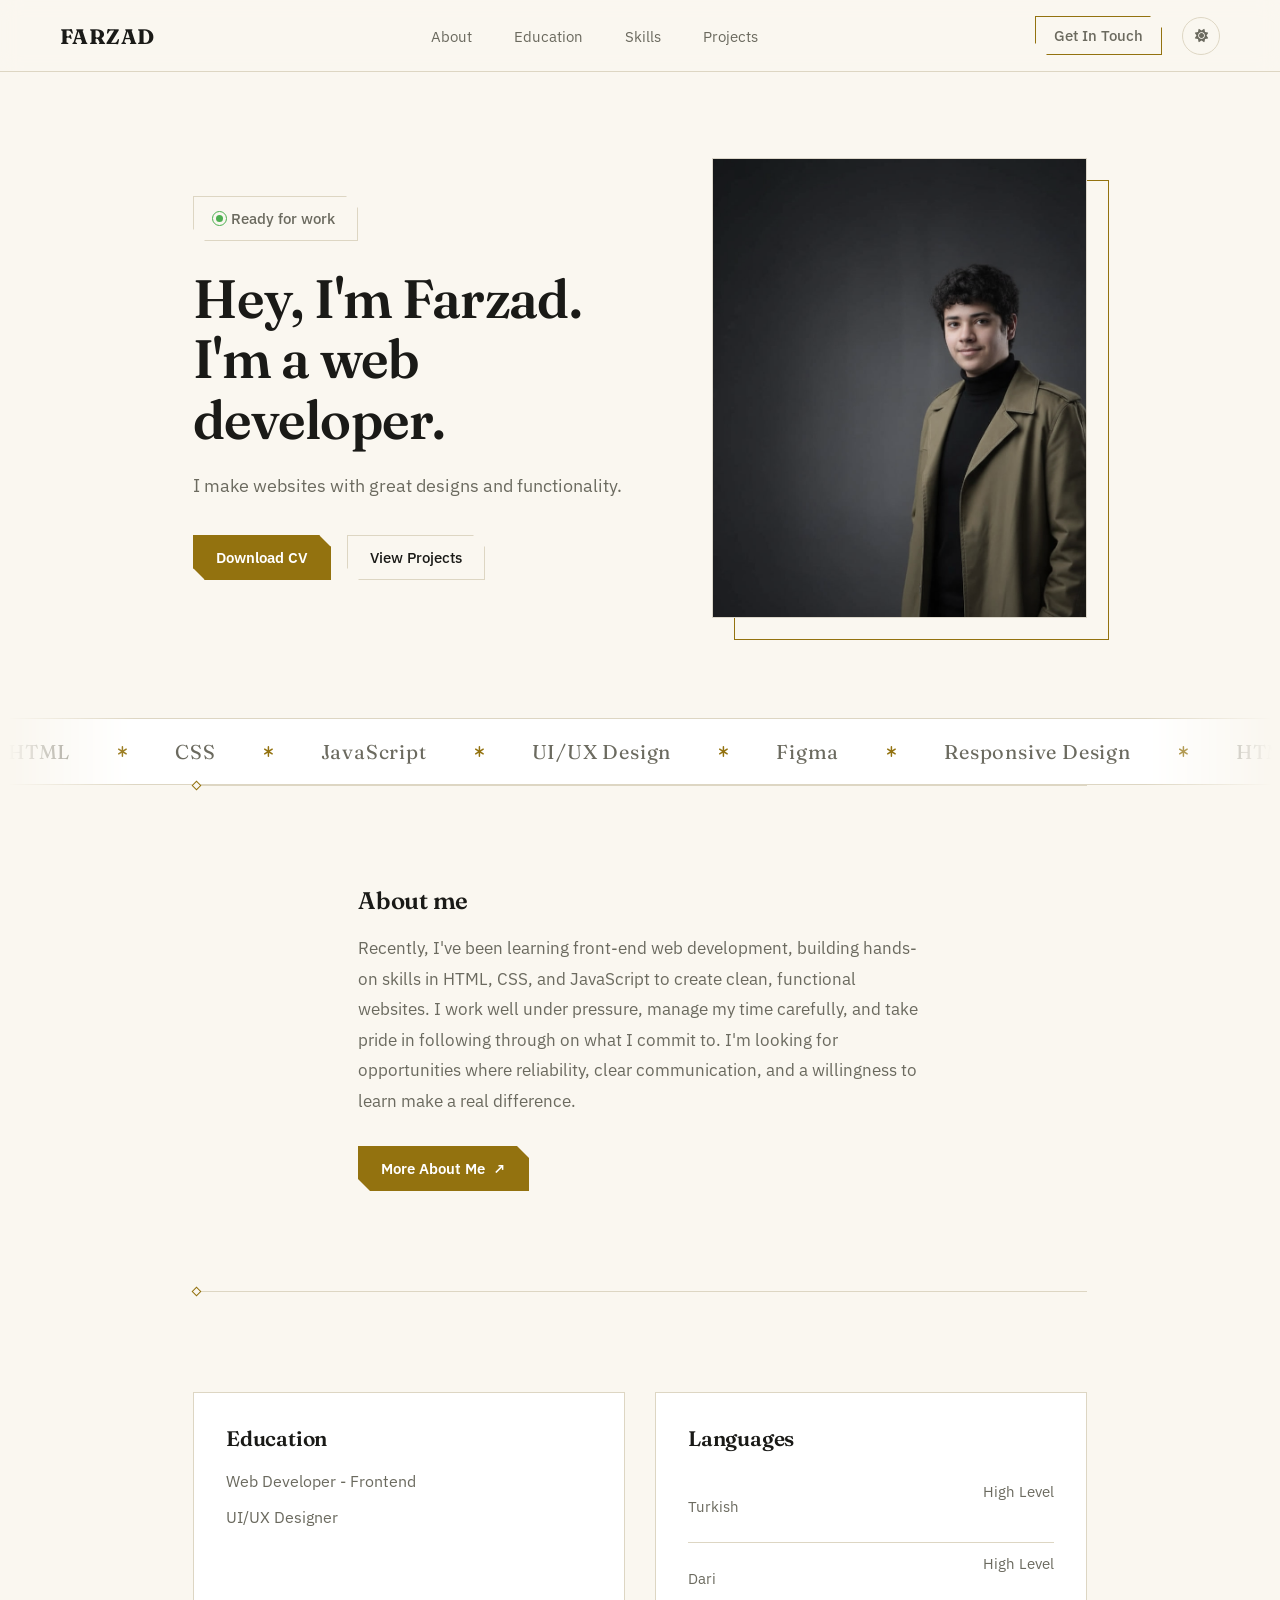
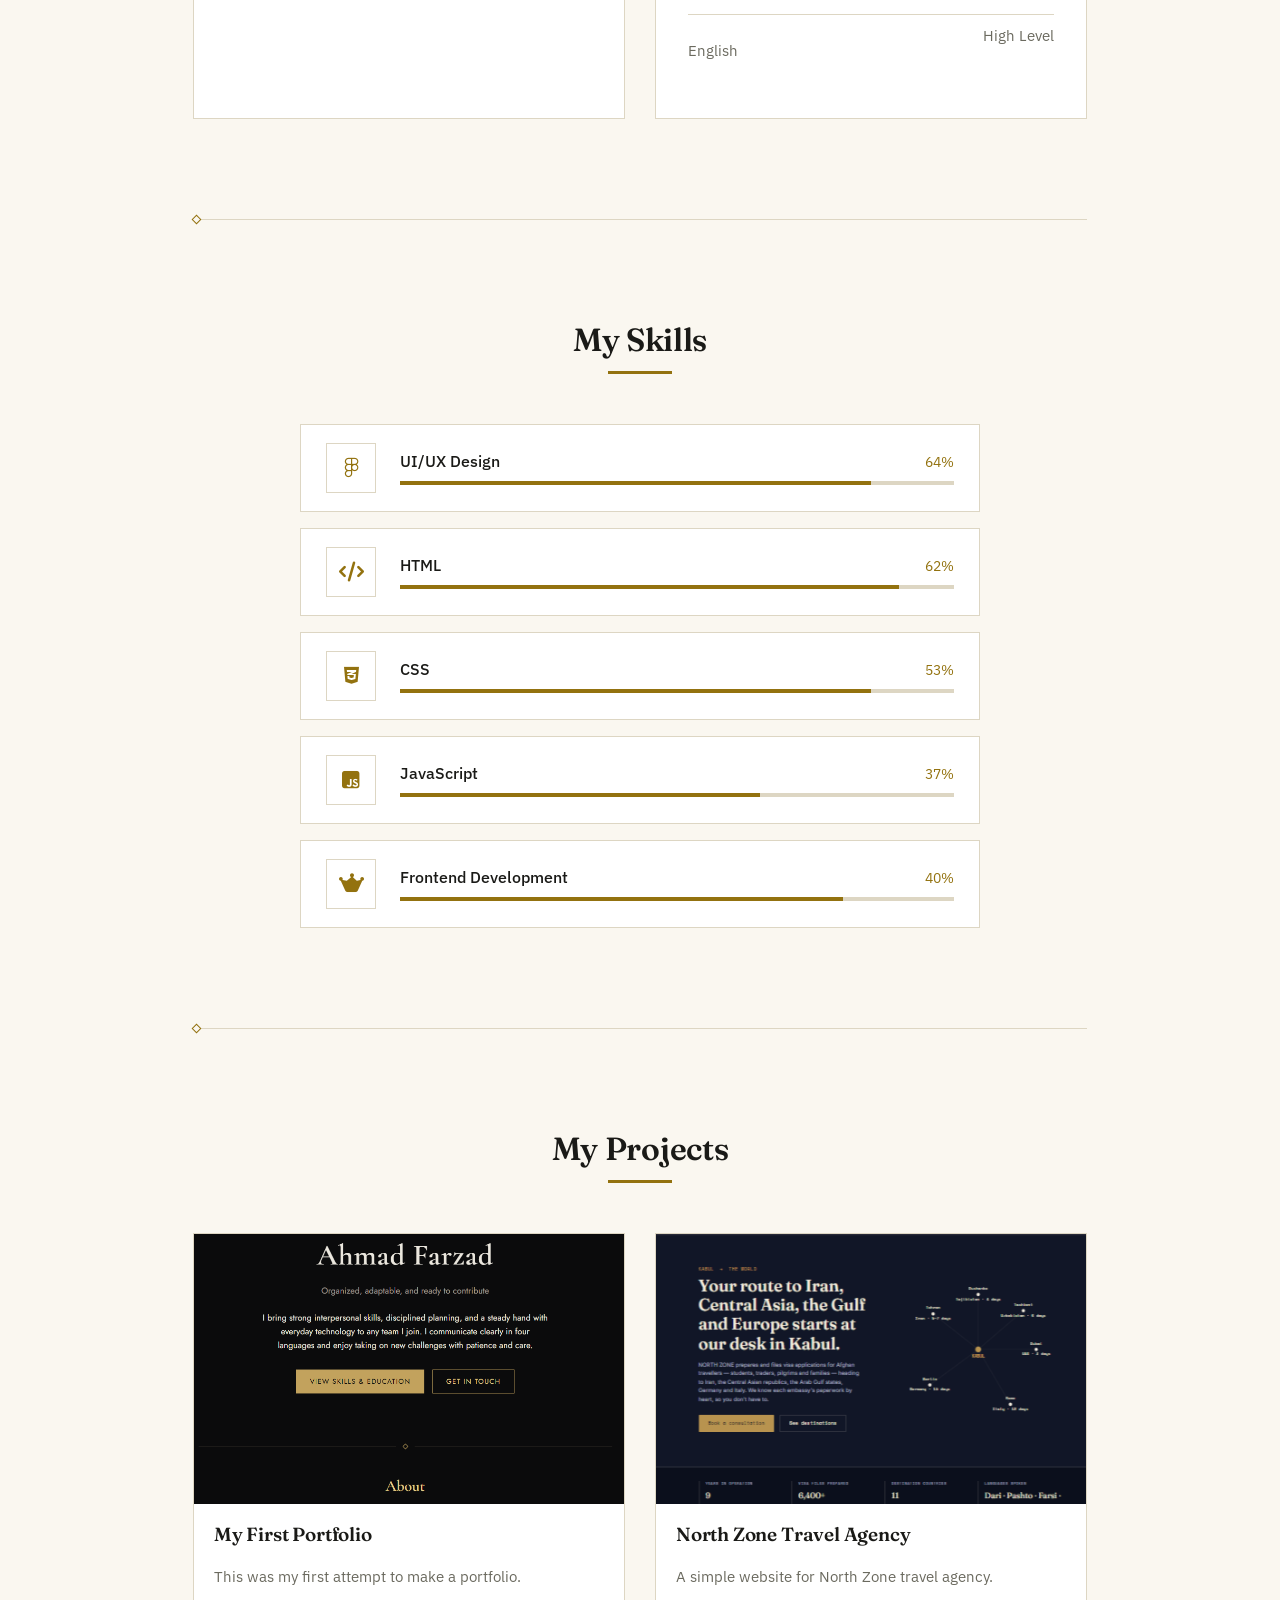
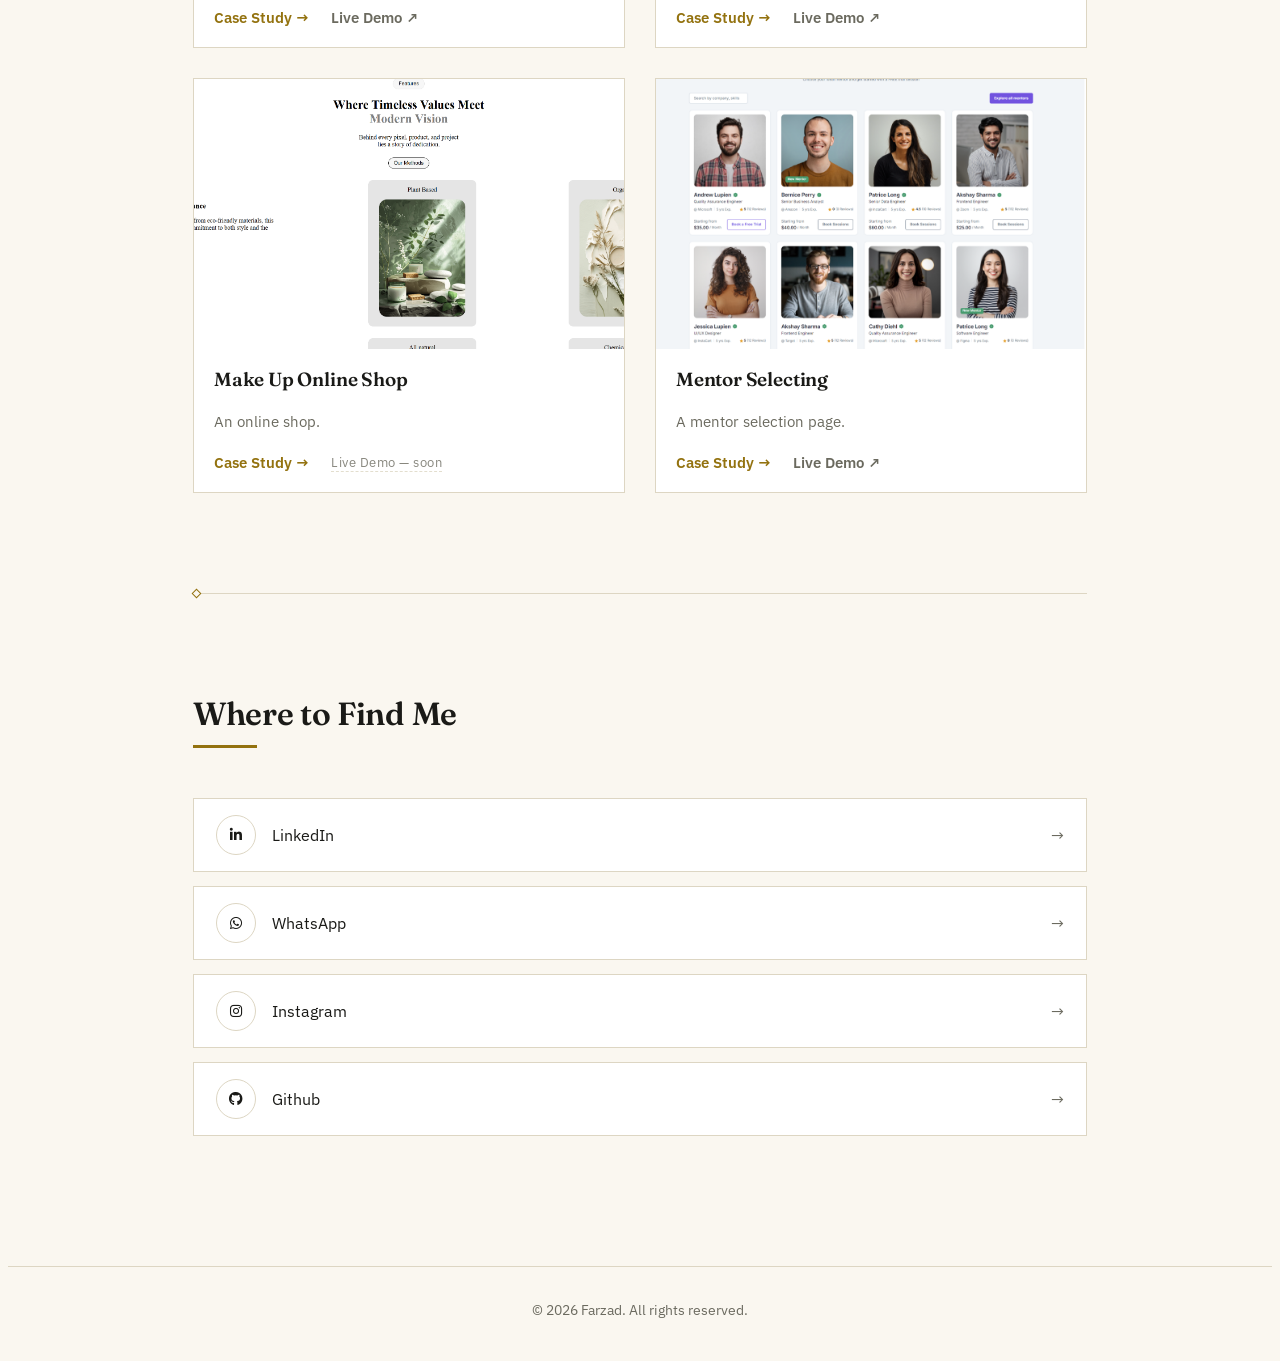
<file: index.html>
<!doctype html>
<html lang="en" data-theme="dark">
  <head>
    <meta charset="UTF-8" />
    <meta name="viewport" content="width=device-width, initial-scale=1.0" />
    <title>Farzad — Web Developer</title>
    <link rel="stylesheet" href="style.css" />
    <link
      rel="stylesheet"
      href="https://cdnjs.cloudflare.com/ajax/libs/font-awesome/6.5.2/css/all.min.css"
    />
  </head>
  <body>
    <script>
      // Apply saved/system theme before paint to avoid a flash
      (function () {
        var saved = localStorage.getItem("theme");
        var theme = saved || (window.matchMedia("(prefers-color-scheme: light)").matches ? "light" : "dark");
        document.documentElement.setAttribute("data-theme", theme);
      })();
    </script>

    <nav>
      <div class="container-nav">
        <div>
          <strong>
            <ul>
              <li><a href="#">FARZAD</a></li>
            </ul>
          </strong>
        </div>
        <div>
          <ul>
            <li><a href="#About">About</a></li>
            <li><a href="#Education">Education</a></li>
            <li><a href="#Skills">Skills</a></li>
            <li><a href="#Projects">Projects</a></li>
          </ul>
        </div>
        <div class="nav-right">
          <a href="#Contact" class="btn btn-cta">Get In Touch</a>
          <button class="theme-toggle" id="themeToggle" aria-label="Toggle dark or light theme">
            <i class="fa-solid fa-moon"></i>
            <i class="fa-solid fa-sun"></i>
          </button>
        </div>
      </div>
    </nav>
    <!-- end of navbar -->  

    <section class="hero-page">
      <div class="hero-text">
        <button class="btn btn-status" type="button" disabled>
          <span class="status-dot"></span>
          Ready for work
        </button>
        <h1>Hey, I'm Farzad.<br />I'm a web developer.</h1>
        <em><p>I make websites with great designs and functionality.</p></em>
        <div class="hero-actions">
          <a href="Ahmad_Farzad_Resume.pdf" download>
            <button class="btn btn-primary" type="button">Download CV</button>
          </a>
          <a href="#Projects"><button class="btn btn-ghost" type="button">View Projects</button></a>
        </div>
      </div>
      <div class="hero-visual">
        <img src="images/portfolio1.jpg" alt="Portrait of Farzad" />
      </div>
    </section>
    <!-- end of hero section  -->

    <div class="marquee" aria-hidden="true">
      <div class="marquee-track">
        <div class="marquee-group"><span>HTML</span><i class="fa-solid fa-asterisk"></i><span>CSS</span><i class="fa-solid fa-asterisk"></i><span>JavaScript</span><i class="fa-solid fa-asterisk"></i><span>UI/UX Design</span><i class="fa-solid fa-asterisk"></i><span>Figma</span><i class="fa-solid fa-asterisk"></i><span>Responsive Design</span><i class="fa-solid fa-asterisk"></i></div>
        <div class="marquee-group"><span>HTML</span><i class="fa-solid fa-asterisk"></i><span>CSS</span><i class="fa-solid fa-asterisk"></i><span>JavaScript</span><i class="fa-solid fa-asterisk"></i><span>UI/UX Design</span><i class="fa-solid fa-asterisk"></i><span>Figma</span><i class="fa-solid fa-asterisk"></i><span>Responsive Design</span><i class="fa-solid fa-asterisk"></i></div>
      </div>
    </div>

    <div class="rule" role="separator"></div>

    <section class="reveal">
      <div class="container-about">
        <!-- <div>
          <img src="images/portfolio1.jpg" alt="" />
        </div> -->
        <div id="About">
          <h3>About me</h3>
          <p>
            Recently, I've been learning front-end web development, building
            hands-on skills in HTML, CSS, and JavaScript to create clean,
            functional websites. I work well under pressure, manage my time
            carefully, and take pride in following through on what I commit to.
            I'm looking for opportunities where reliability, clear
            communication, and a willingness to learn make a real difference.
          </p>
          <div class="about-actions">
            <a href="about.html" class="btn btn-primary reveal-card" style="--delay: 150ms">
              More About Me <span class="arrow">&#8599;</span>
            </a>
          </div>
        </div>
      </div>
    </section>
    <!-- end of about section -->

    <div class="rule" role="separator"></div>

    <section id="Education" class="education-page reveal">
      <div class="container-education">
        <div class="education-card reveal-card" style="--delay: 0ms">
          <h3>Education</h3>
          <p>Web Developer - Frontend</p>
          <p>UI/UX Designer</p>
        </div>
        <div class="languages-card reveal-card" style="--delay: 100ms">
          <h3>Languages</h3>
          <div class="language-item">
            <p>Turkish</p>
            <span>High Level</span>
          </div>
          <div class="language-item">
            <p>Dari</p>
            <span>High Level</span>
          </div>
          <div class="language-item">
            <p>English</p>
            <span>High Level</span>
          </div>
        </div>
      </div>
    </section>
    <!-- end of education section -->

    <div class="rule" role="separator"></div>

    <section id="Skills" class="skills-page reveal">
      <h2>My Skills</h2>
      <div class="container-skills">
        <div class="skill-item reveal-card" style="--delay: 0ms">
          <div class="skill-icon"><i class="fa-brands fa-figma"></i></div>
          <div class="skill-info">
            <div class="skill-top">
              <p>UI/UX Design</p>
              <span class="skill-percent" data-target="85">85%</span>
            </div>
            <div class="skill-bar">
              <div class="skill-fill" data-width="85"></div>
            </div>
          </div>
        </div>
        <div class="skill-item reveal-card" style="--delay: 70ms">
          <div class="skill-icon"><i class="fa-solid fa-code"></i></div>
          <div class="skill-info">
            <div class="skill-top">
              <p>HTML</p>
              <span class="skill-percent" data-target="90">90%</span>
            </div>
            <div class="skill-bar">
              <div class="skill-fill" data-width="90"></div>
            </div>
          </div>
        </div>
        <div class="skill-item reveal-card" style="--delay: 140ms">
          <div class="skill-icon"><i class="fa-brands fa-css3-alt"></i></div>
          <div class="skill-info">
            <div class="skill-top">
              <p>CSS</p>
              <span class="skill-percent" data-target="85">85%</span>
            </div>
            <div class="skill-bar">
              <div class="skill-fill" data-width="85"></div>
            </div>
          </div>
        </div>
        <div class="skill-item reveal-card" style="--delay: 210ms">
          <div class="skill-icon"><i class="fa-brands fa-square-js"></i></div>
          <div class="skill-info">
            <div class="skill-top">
              <p>JavaScript</p>
              <span class="skill-percent" data-target="65">65%</span>
            </div>
            <div class="skill-bar">
              <div class="skill-fill" data-width="65"></div>
            </div>
          </div>
        </div>
        <div class="skill-item reveal-card" style="--delay: 280ms">
          <div class="skill-icon"><i class="fa-brands fa-web-awesome"></i></div>
          <div class="skill-info">
            <div class="skill-top">
              <p>Frontend Development</p>
              <span class="skill-percent" data-target="80">80%</span>
            </div>
            <div class="skill-bar">
              <div class="skill-fill" data-width="80"></div>
            </div>
          </div>
        </div>
      </div>
    </section>
    <!-- end of skills section -->

    <div class="rule" role="separator"></div>

    <section id="Projects" class="projects-page reveal">
      <h2>My Projects</h2>
      <div class="container-projects">
        <div class="project-card reveal-card" style="--delay: 0ms">
          <img src="images/Screenshot 2026-08-20 181834.png" alt="Project 1" />
          <h3>My First Portfolio</h3>
          <p>This was my first attempt to make a portfolio.</p>
          <div class="card-actions">
            <a href="project-first-portfolio.html">Case Study <span class="arrow">&#8594;</span></a>
            <a class="live" href="https://my-portfolio-psi-lemon-90.vercel.app/" target="_blank">Live Demo <span class="arrow">&#8599;</span></a>
          </div>
        </div>
        <div class="project-card reveal-card" style="--delay: 90ms">
          <img src="images/Screenshot 2026-08-20 181717.png" alt="Project 2" />
          <h3>North Zone Travel Agency</h3>
          <p>A simple website for North Zone travel agency.</p>
          <div class="card-actions">
            <a href="project-north-zone.html">Case Study <span class="arrow">&#8594;</span></a>
            <a class="live" href="https://north-zone.vercel.app/" target="_blank">Live Demo <span class="arrow">&#8599;</span></a>
          </div>
        </div>
        <div class="project-card reveal-card" style="--delay: 180ms">
          <img src="images/image.png" alt="Project 3" />
          <h3>Make Up Online Shop</h3>
          <p>An online shop.</p>
          <div class="card-actions">
            <a href="project-makeup.html">Case Study <span class="arrow">&#8594;</span></a>
            <span class="card-soon">Live Demo — soon</span>
          </div>
        </div>
        <div class="project-card reveal-card" style="--delay: 270ms">
          <img src="images/Screenshot 2026-08-05 210635.png" alt="Project 4" />
          <h3>Mentor Selecting</h3>
          <p>A mentor selection page.</p>
          <div class="card-actions">
            <a href="project-mentors.html">Case Study <span class="arrow">&#8594;</span></a>
            <a class="live" href="https://figma-assignment-pied.vercel.app/" target="_blank">Live Demo <span class="arrow">&#8599;</span></a>
          </div>
        </div>
      </div>
    </section>
    <!-- end of projects section -->

    <div class="rule" role="separator"></div>

    <section id="Contact" class="contact-page reveal">
      <h2>Where to Find Me</h2>
      <div class="container-contact">
        <a href="https://www.linkedin.com/in/ahmad-farzad-shafi-9075ab418/" target="_blank" class="social-item reveal-card" style="--delay: 0ms">
          <div class="social-icon" aria-hidden="true"><i class="fa-brands fa-linkedin-in"></i></div>
          <p>LinkedIn</p>
          <span>&#8594;</span>
        </a>
        <a href="https://wa.me/93729375643" target="_blank" class="social-item reveal-card" style="--delay: 90ms">
          <div class="social-icon"><i class="fa-brands fa-whatsapp"></i></div>
          <p>WhatsApp</p>
          <span>&#8594;</span>
        </a>
        <a href="https://www.instagram.com/far74d.a/" target="_blank" class="social-item reveal-card" style="--delay: 180ms">
          <div class="social-icon"><i class="fa-brands fa-instagram"></i></div>
          <p>Instagram</p>
          <span>&#8594;</span>
        </a>
        <a href="https://github.com/farzad00084-gif" target="_blank" class="social-item reveal-card" style="--delay: 270ms">
          <div class="social-icon"><i class="fa-brands fa-github"></i></div>
          <p>Github</p>
          <span>&#8594;</span>
        </a>
      </div>
    </section>
    <!-- end of contact section -->

    <footer>
      <p>&copy; 2026 Farzad. All rights reserved.</p>
    </footer>

    <script>
      // Scroll reveal
      const revealItems = document.querySelectorAll(".reveal, .reveal-card");
      const revealObserver = new IntersectionObserver(
        (entries, observer) => {
          entries.forEach((entry) => {
            if (entry.isIntersecting) {
              entry.target.classList.add("is-visible");
              observer.unobserve(entry.target);
            }
          });
        },
        { threshold: 0.12, rootMargin: "0px 0px -50px 0px" },
      );
      revealItems.forEach((item) => revealObserver.observe(item));

      // Theme toggle
      const themeToggle = document.getElementById("themeToggle");
      themeToggle.addEventListener("click", () => {
        const current = document.documentElement.getAttribute("data-theme");
        const next = current === "light" ? "dark" : "light";
        document.documentElement.setAttribute("data-theme", next);
        localStorage.setItem("theme", next);
      });

      // Solid navbar on scroll
      const navBar = document.querySelector("nav");
      const onScroll = () => navBar.classList.toggle("scrolled", window.scrollY > 10);
      window.addEventListener("scroll", onScroll, { passive: true });
      onScroll();

      // Animate skill bars + percentages when they scroll into view
      const skillItems = document.querySelectorAll(".skill-item");
      const prefersReduced = window.matchMedia("(prefers-reduced-motion: reduce)").matches;
      const skillObserver = new IntersectionObserver(
        (entries, observer) => {
          entries.forEach((entry) => {
            if (!entry.isIntersecting) return;
            const item = entry.target;
            const fill = item.querySelector(".skill-fill");
            const label = item.querySelector(".skill-percent");
            const target = parseFloat(fill.dataset.width || "0");
            const delay = parseFloat(getComputedStyle(item).getPropertyValue("--delay")) || 0;
            const animate = () => {
              if (prefersReduced) {
                fill.style.width = target + "%";
                label.textContent = target + "%";
                return;
              }
              fill.style.width = target + "%";
              const start = performance.now();
              const step = (now) => {
                const p = Math.min((now - start) / 1100, 1);
                label.textContent = Math.round(p * target) + "%";
                if (p < 1) requestAnimationFrame(step);
              };
              requestAnimationFrame(step);
            };
            setTimeout(animate, delay);
            observer.unobserve(item);
          });
        },
        { threshold: 0.4 },
      );
      skillItems.forEach((item) => skillObserver.observe(item));
    </script>
  </body>
</html>
</file>
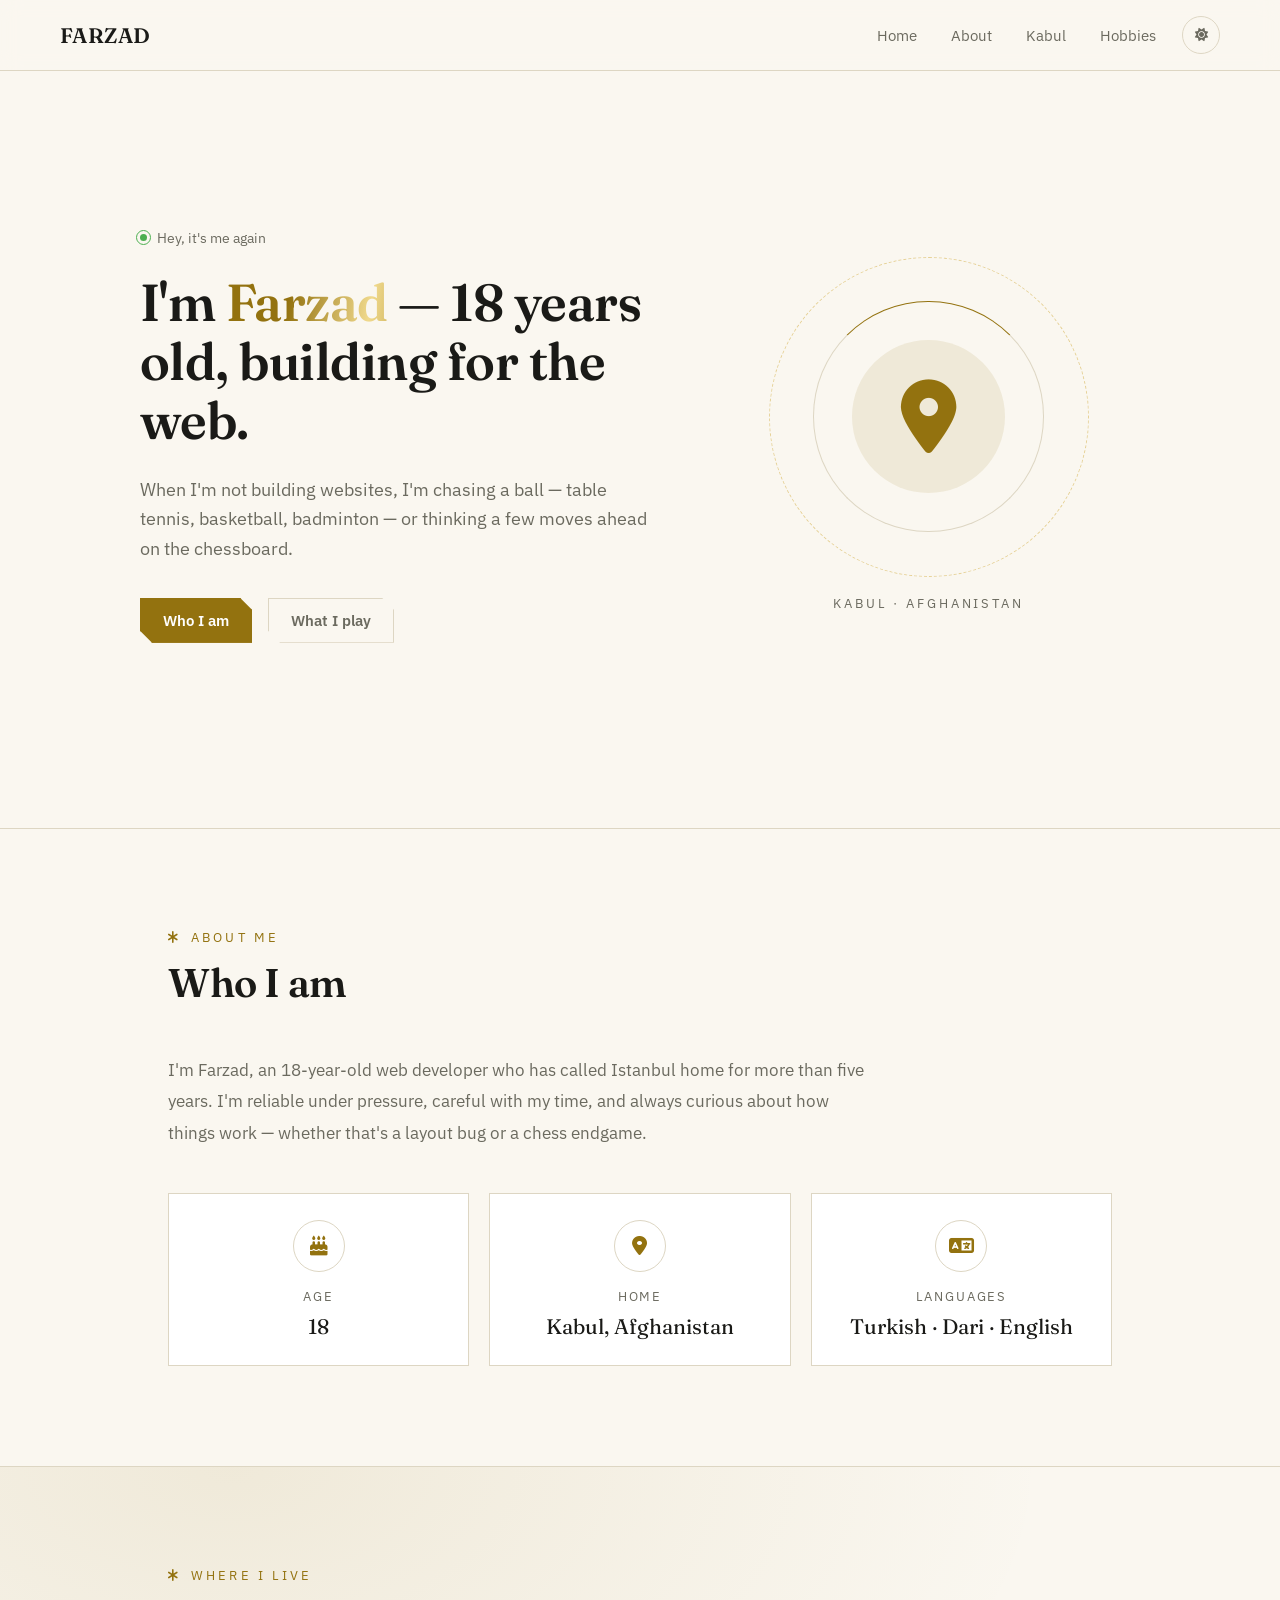
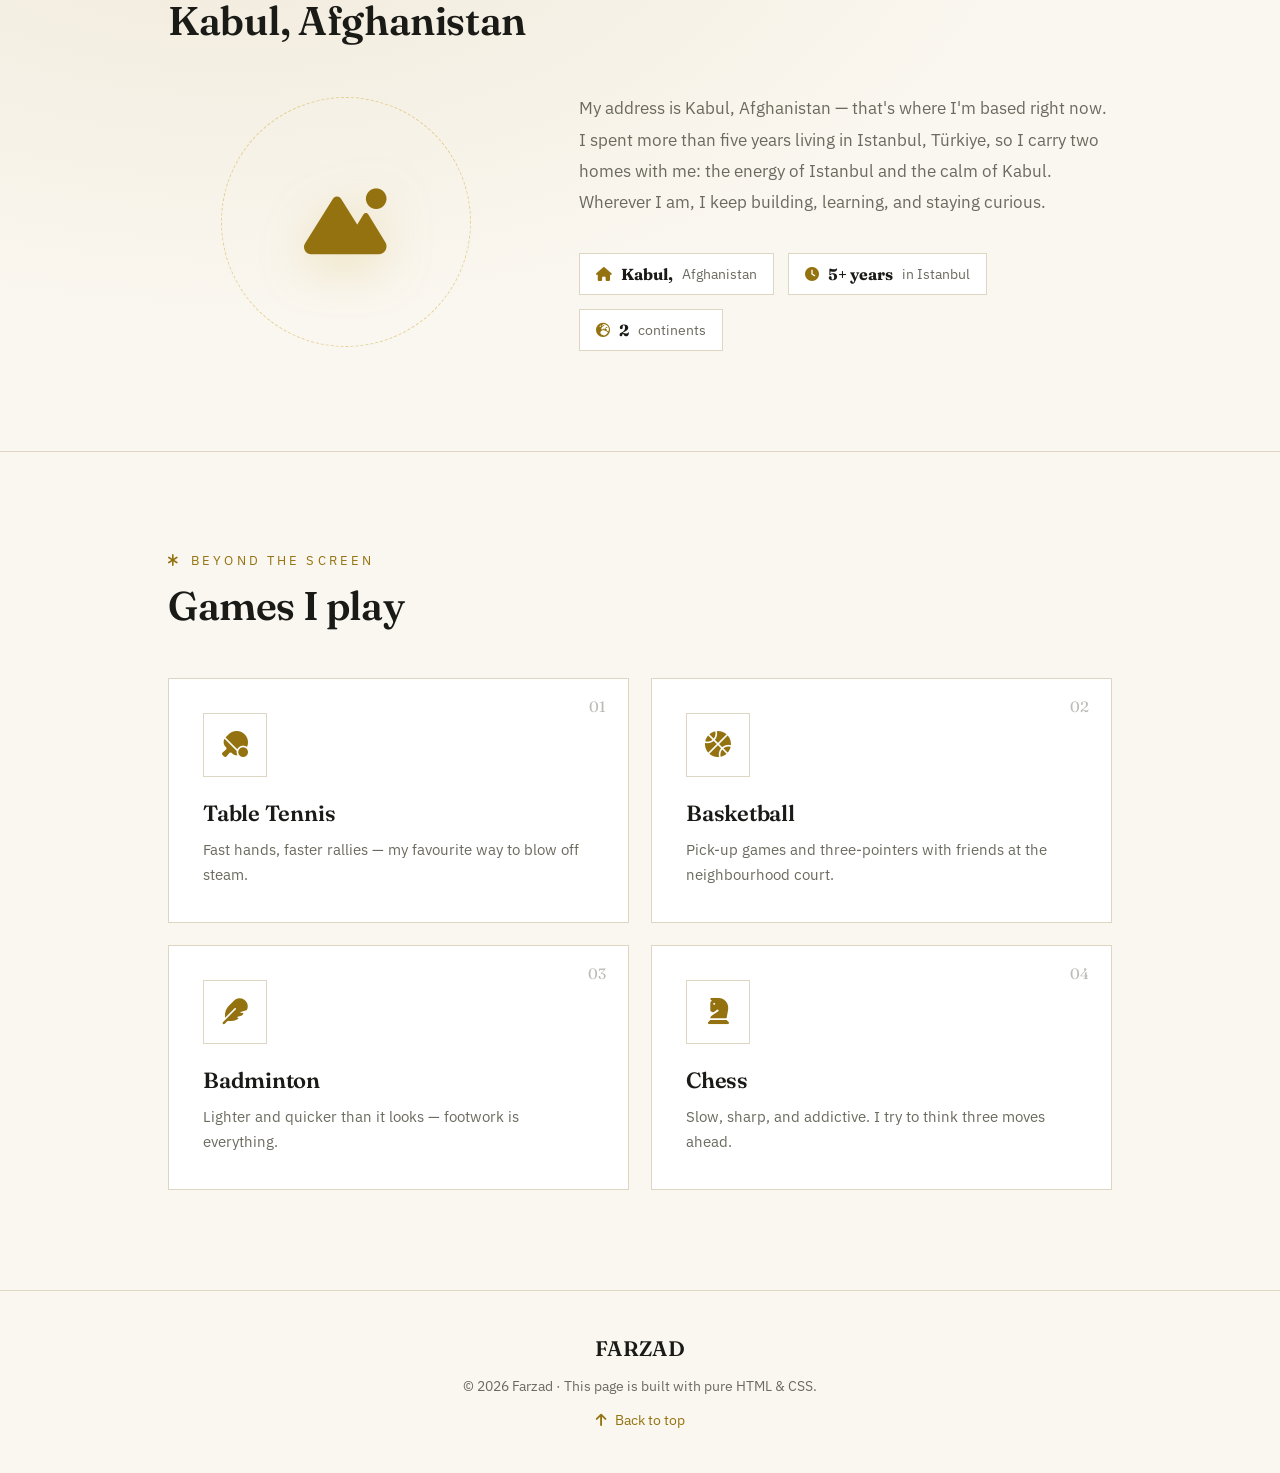
<file: about.html>
<!doctype html>
<html lang="en" data-theme="dark">
  <head>
    <meta charset="UTF-8" />
    <meta name="viewport" content="width=device-width, initial-scale=1.0" />
    <title>About Farzad — 18, Kabul</title>
    <link rel="stylesheet" href="style.css" />
    <link rel="stylesheet" href="about.css" />
    <link
      rel="stylesheet"
      href="https://cdnjs.cloudflare.com/ajax/libs/font-awesome/6.5.2/css/all.min.css"
    />
  </head>
  <body class="about-page">
    <script>
      // Apply saved/system theme before paint to avoid a flash
      (function () {
        var saved = localStorage.getItem("theme");
        var theme = saved || (window.matchMedia("(prefers-color-scheme: light)").matches ? "light" : "dark");
        document.documentElement.setAttribute("data-theme", theme);
      })();
    </script>

    <nav class="topbar">
      <a class="brand" href="index.html">FARZAD</a>
      <div class="topbar-side">
        <div class="topbar-links">
          <a href="index.html">Home</a>
          <a href="#about">About</a>
          <a href="#kabul">Kabul</a>
          <a href="#hobbies">Hobbies</a>
        </div>
        <button class="theme-toggle" id="themeToggle" aria-label="Toggle dark or light theme">
          <i class="fa-solid fa-moon"></i>
          <i class="fa-solid fa-sun"></i>
        </button>
      </div>
    </nav>
    <!-- end of topbar -->

    <header id="top" class="hero">
      <div class="hero-text">
        <p class="badge"><span class="badge-dot"></span> Hey, it's me again</p>
        <h1>
          I'm <span class="grad-text">Farzad</span> — 18 years old, building
          for the web.
        </h1>
        <p class="lead">
          When I'm not building websites, I'm chasing a ball — table tennis,
          basketball, badminton — or thinking a few moves ahead on the chessboard.
        </p>
        <div class="hero-cta">
          <a class="btn btn-solid" href="#about">Who I am</a>
          <a class="btn btn-line" href="#hobbies">What I play</a>
        </div>
      </div>
      <div class="hero-emblem-wrap" aria-hidden="true">
        <div class="hero-emblem">
          <span class="emblem-ring"></span>
          <span class="emblem-ring emblem-ring--inner"></span>
          <i class="fa-solid fa-location-dot"></i>
        </div>
        <p class="emblem-caption">Kabul · Afghanistan</p>
      </div>
    </header>
    <!-- end of hero -->

    <section id="about" class="section about">
      <div class="container">
        <div class="sec-head">
          <p class="kicker"><i class="fa-solid fa-asterisk"></i> About me</p>
          <h2>Who I am</h2>
        </div>
        <p class="bio rv">
          I'm Farzad, an 18-year-old web developer who has called Istanbul home for
          more than five years. I'm reliable under pressure, careful with my time,
          and always curious about how things work — whether that's a layout bug or
          a chess endgame.
        </p>
        <div class="facts">
          <article class="fact rv">
            <div class="fact-icon"><i class="fa-solid fa-cake-candles"></i></div>
            <p class="fact-key">Age</p>
            <p class="fact-val">18</p>
          </article>
          <article class="fact rv">
            <div class="fact-icon"><i class="fa-solid fa-location-dot"></i></div>
            <p class="fact-key">Home</p>
            <p class="fact-val">Kabul, Afghanistan</p>
          </article>
          <article class="fact rv">
            <div class="fact-icon"><i class="fa-solid fa-language"></i></div>
            <p class="fact-key">Languages</p>
            <p class="fact-val">Turkish · Dari · English</p>
          </article>
        </div>
      </div>
    </section>
    <!-- end of who i am -->

    <section id="kabul" class="section place">
      <div class="container">
        <div class="sec-head">
          <p class="kicker"><i class="fa-solid fa-asterisk"></i> Where I live</p>
          <h2>Kabul, Afghanistan</h2>
        </div>
        <div class="place-grid">
          <div class="place-emblem-wrap rv" aria-hidden="true">
            <div class="place-emblem">
              <span class="emblem-ring"></span>
              <i class="fa-solid fa-mountain-sun"></i>
            </div>
          </div>
          <div class="place-text rv">
            <p>
              My address is Kabul, Afghanistan — that's where I'm based right now.
              I spent more than five years living in Istanbul, Türkiye, so I carry
              two homes with me: the energy of Istanbul and the calm of Kabul.
              Wherever I am, I keep building, learning, and staying curious.
            </p>
            <ul class="chips">
              <li class="chip rv"><i class="fa-solid fa-house"></i><strong>Kabul,</strong> Afghanistan</li>
              <li class="chip rv"><i class="fa-solid fa-clock"></i><strong>5+ years</strong> in Istanbul</li>
              <li class="chip rv"><i class="fa-solid fa-earth-europe"></i><strong>2</strong> continents</li>
            </ul>
          </div>
        </div>
      </div>
    </section>
    <!-- end of where i live -->

    <section id="hobbies" class="section hobbies">
      <div class="container">
        <div class="sec-head">
          <p class="kicker"><i class="fa-solid fa-asterisk"></i> Beyond the screen</p>
          <h2>Games I play</h2>
        </div>
        <div class="sports-grid">
          <article class="sport rv">
            <div class="sport-icon"><i class="fa-solid fa-table-tennis-paddle-ball"></i></div>
            <p class="sport-num">01</p>
            <h3>Table Tennis</h3>
            <p>Fast hands, faster rallies — my favourite way to blow off steam.</p>
          </article>
          <article class="sport rv">
            <div class="sport-icon"><i class="fa-solid fa-basketball"></i></div>
            <p class="sport-num">02</p>
            <h3>Basketball</h3>
            <p>Pick-up games and three-pointers with friends at the neighbourhood court.</p>
          </article>
          <article class="sport rv">
            <div class="sport-icon"><i class="fa-solid fa-feather"></i></div>
            <p class="sport-num">03</p>
            <h3>Badminton</h3>
            <p>Lighter and quicker than it looks — footwork is everything.</p>
          </article>
          <article class="sport rv">
            <div class="sport-icon"><i class="fa-solid fa-chess-knight"></i></div>
            <p class="sport-num">04</p>
            <h3>Chess</h3>
            <p>Slow, sharp, and addictive. I try to think three moves ahead.</p>
          </article>
        </div>
      </div>
    </section>
    <!-- end of hobbies -->

    <footer class="footer">
      <a class="brand" href="index.html">FARZAD</a>
      <p>&copy; 2026 Farzad · This page is built with pure HTML &amp; CSS.</p>
      <a class="to-top" href="#top"><i class="fa-solid fa-arrow-up"></i> Back to top</a>
    </footer>

    <script>
      // Theme toggle
      const themeToggle = document.getElementById("themeToggle");
      themeToggle.addEventListener("click", () => {
        const current = document.documentElement.getAttribute("data-theme");
        const next = current === "light" ? "dark" : "light";
        document.documentElement.setAttribute("data-theme", next);
        localStorage.setItem("theme", next);
      });
    </script>
  </body>
</html>
</file>
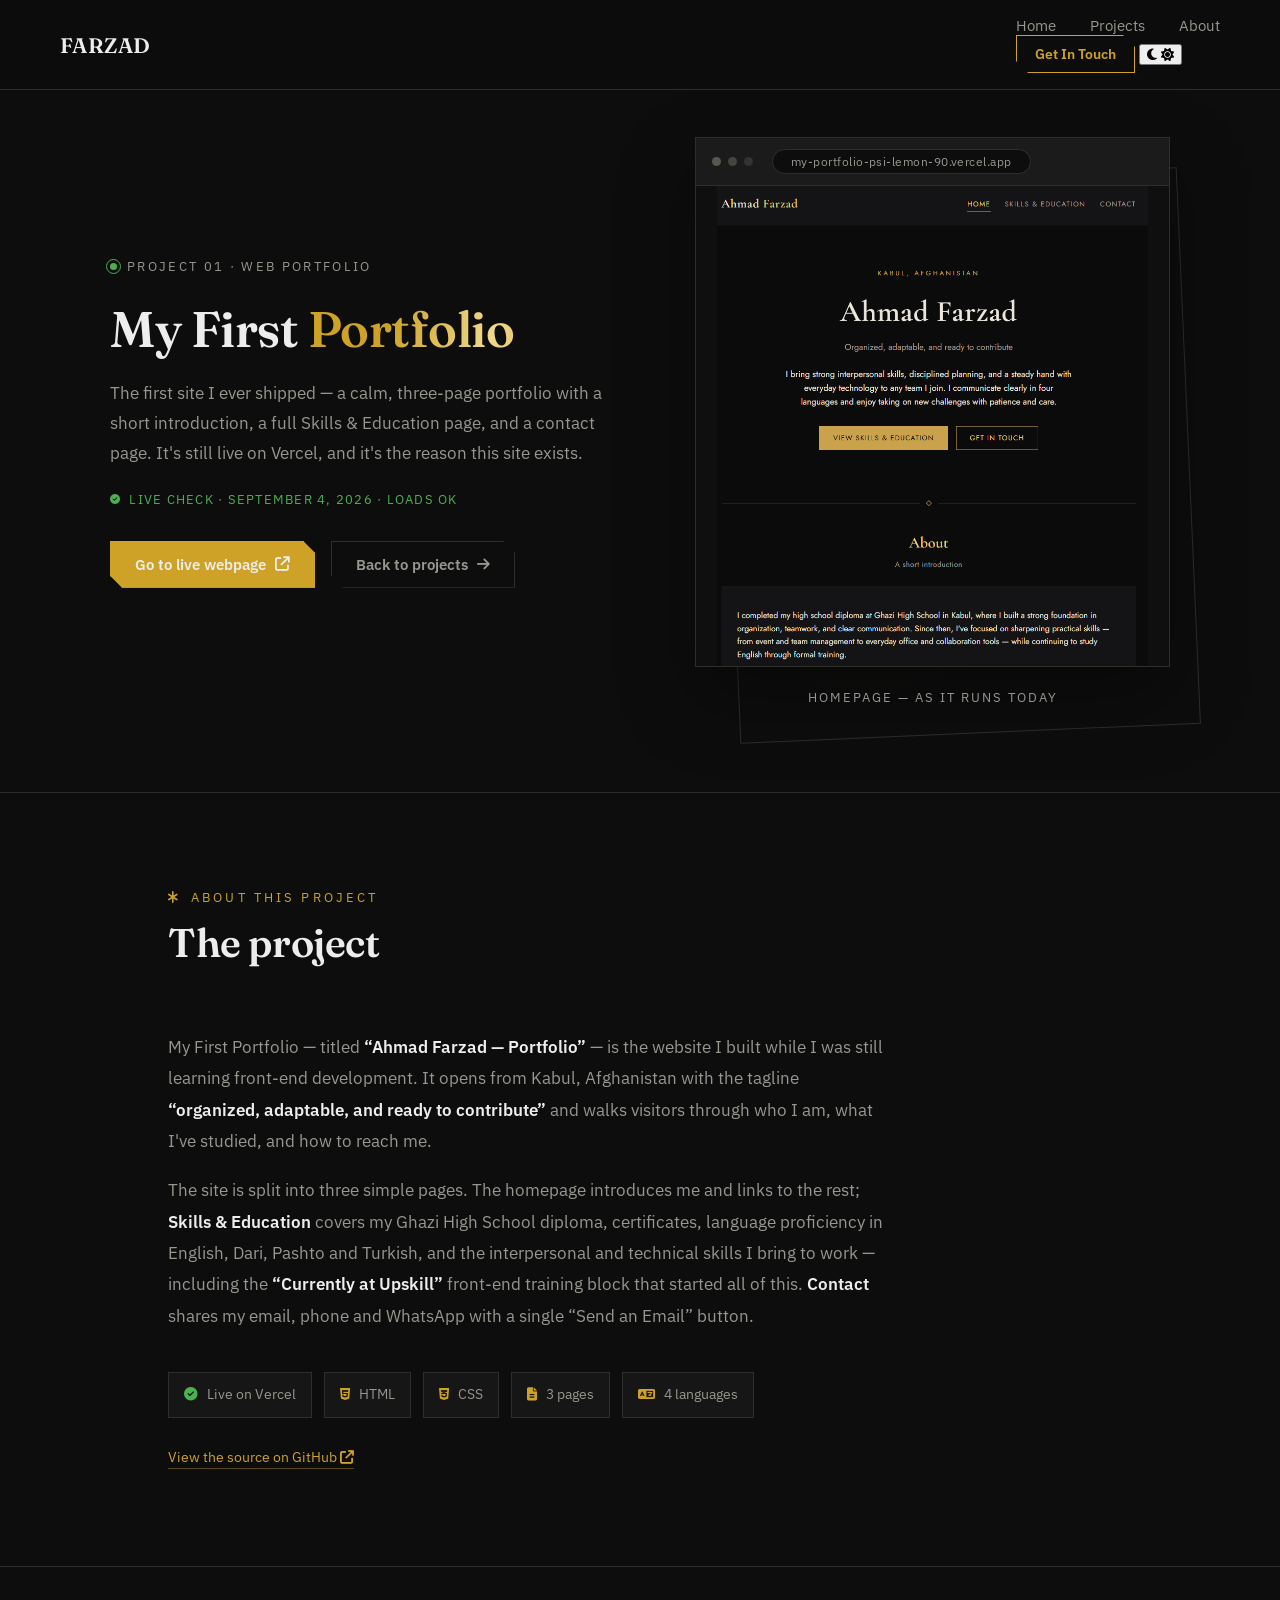
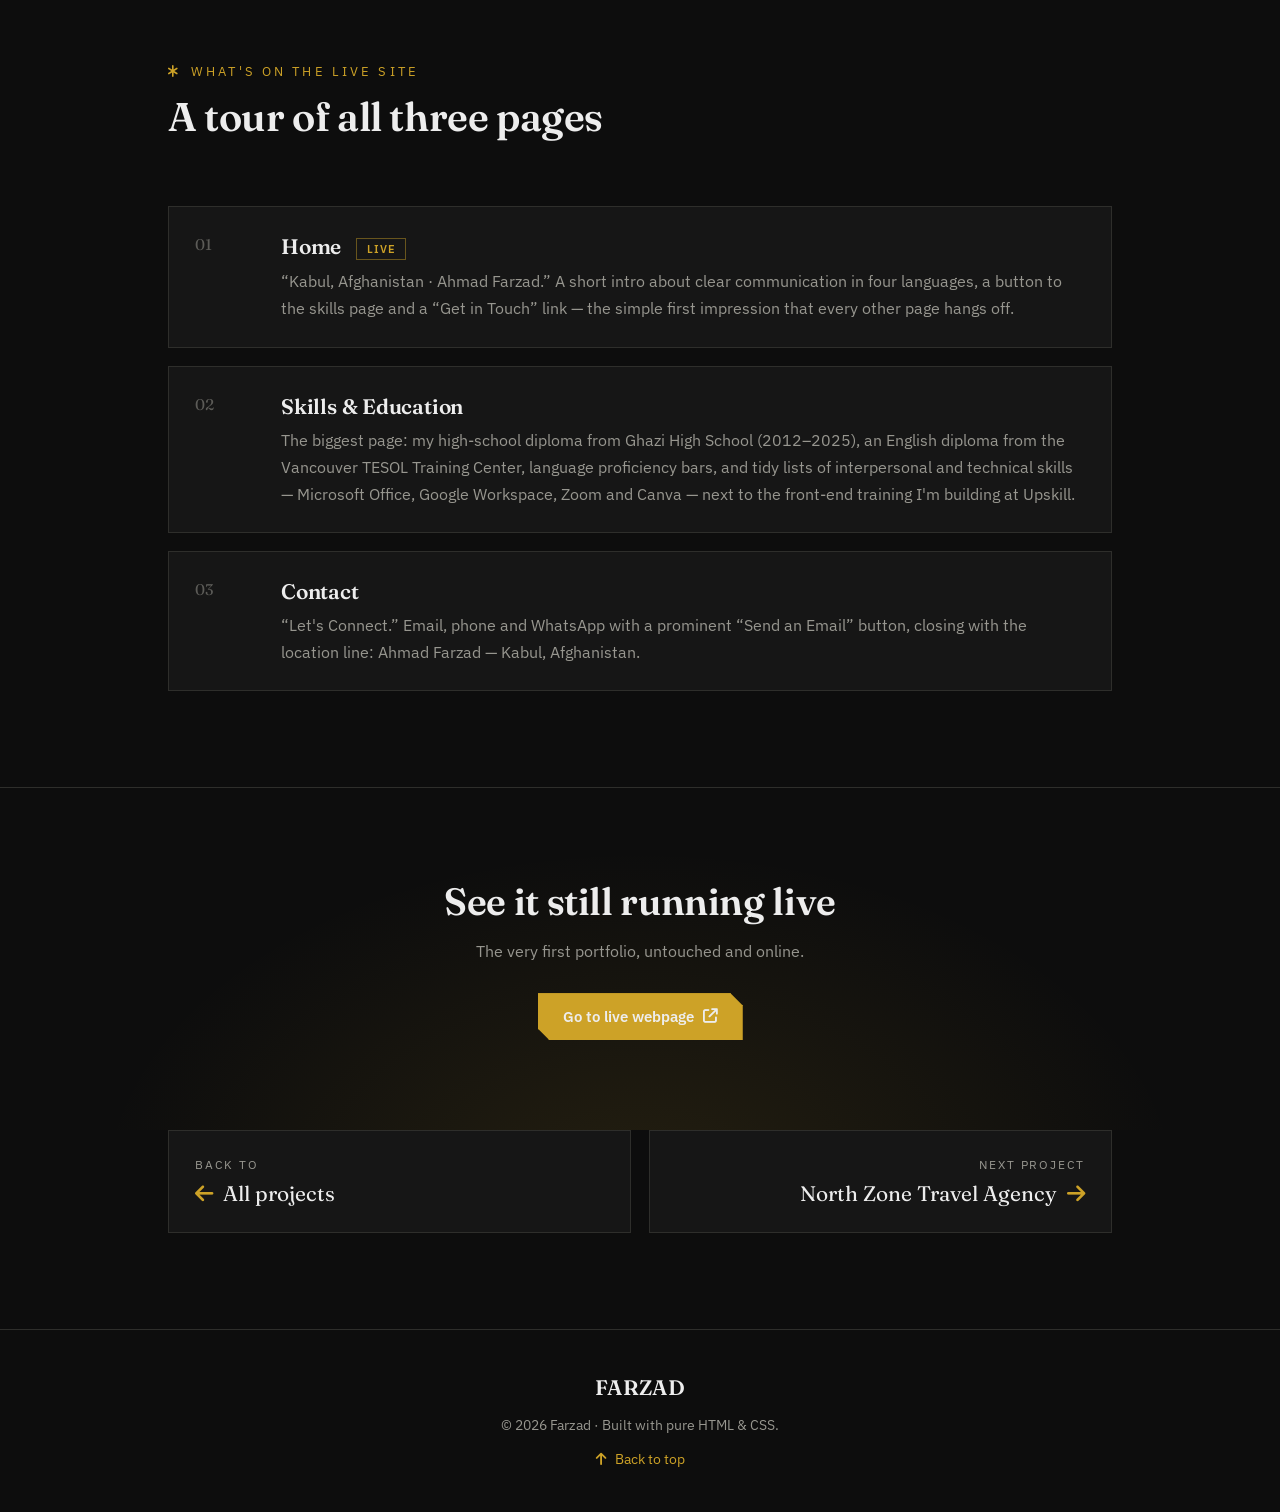
<file: project-first-portfolio.html>
<!doctype html>
<html lang="en" data-theme="dark">
  <head>
    <meta charset="UTF-8" />
    <meta name="viewport" content="width=device-width, initial-scale=1.0" />
    <title>My First Portfolio — Case Study</title>
 
    <link rel="stylesheet" href="project.css" />
    <link
      rel="stylesheet"
      href="https://cdnjs.cloudflare.com/ajax/libs/font-awesome/6.5.2/css/all.min.css"
    />
  </head>
  <body class="pj pj-port">
    <script>
      // Apply saved/system theme before paint to avoid a flash
      (function () {
        var saved = localStorage.getItem("theme");
        var theme = saved || (window.matchMedia("(prefers-color-scheme: light)").matches ? "light" : "dark");
        document.documentElement.setAttribute("data-theme", theme);
      })();
    </script>

    <nav class="topbar">
      <a class="brand" href="index.html">FARZAD</a>
      <div class="topbar-side">
        <div class="topbar-links">
          <a href="index.html">Home</a>
          <a href="index.html#Projects">Projects</a>
          <a href="about.html">About</a>
        </div>
        <a class="btn btn-cta" href="index.html#Contact">Get In Touch</a>
        <button class="theme-toggle" id="themeToggle" aria-label="Toggle dark or light theme">
          <i class="fa-solid fa-moon"></i>
          <i class="fa-solid fa-sun"></i>
        </button>
      </div>
    </nav>
    <!-- end of topbar -->

    <header id="top" class="pj-hero">
      <div class="pj-copy">
        <p class="badge"><span class="badge-dot"></span> Project 01 · Web Portfolio</p>
        <h1>My First <span class="grad-text">Portfolio</span></h1>
        <p class="lead">
          The first site I ever shipped — a calm, three-page portfolio with a
          short introduction, a full Skills &amp; Education page, and a contact
          page. It's still live on Vercel, and it's the reason this site exists.
        </p>
        <p class="pj-check">
          <i class="fa-solid fa-circle-check"></i> Live check · September 4, 2026 · loads OK
        </p>
        <div class="pj-cta">
          <a
            class="btn btn-solid"
            href="https://my-portfolio-psi-lemon-90.vercel.app/"
            target="_blank"
            rel="noopener"
          >
            Go to live webpage <i class="fa-solid fa-arrow-up-right-from-square"></i>
          </a>
          <a class="btn btn-line" href="index.html#Projects">
            Back to projects <i class="fa-solid fa-arrow-right"></i>
          </a>
        </div>
      </div>
      <div class="pj-visual" aria-hidden="false">
        <div class="shot-frame">
          <div class="shot-bar">
            <span class="dot"></span><span class="dot"></span><span class="dot"></span>
            <span class="shot-addr">my-portfolio-psi-lemon-90.vercel.app</span>
          </div>
          <img
            src="images/Screenshot 2026-08-20 181834.png"
            alt="Screenshot of the My First Portfolio homepage"
          />
        </div>
        <p class="shot-cap">Homepage — as it runs today</p>
      </div>
    </header>
    <!-- end of hero -->

    <section id="overview" class="pj-section">
      <div class="container">
        <div class="sec-head">
          <p class="kicker"><i class="fa-solid fa-asterisk"></i> About this project</p>
          <h2>The project</h2>
        </div>
        <div class="pj-body rv">
          <p>
            My First Portfolio — titled <strong>“Ahmad Farzad — Portfolio”</strong> —
            is the website I built while I was still learning front-end
            development. It opens from Kabul, Afghanistan with the tagline
            <strong>“organized, adaptable, and ready to contribute”</strong> and
            walks visitors through who I am, what I've studied, and how to reach me.
          </p>
          <p>
            The site is split into three simple pages. The homepage introduces me
            and links to the rest; <strong>Skills &amp; Education</strong> covers my
            Ghazi High School diploma, certificates, language proficiency in
            English, Dari, Pashto and Turkish, and the interpersonal and technical
            skills I bring to work — including the
            <strong>“Currently at Upskill”</strong> front-end training block that
            started all of this. <strong>Contact</strong> shares my email, phone and
            WhatsApp with a single “Send an Email” button.
          </p>
          <div class="pj-meta">
            <span class="meta-chip meta-chip--live"><i class="fa-solid fa-circle-check"></i> Live on Vercel</span>
            <span class="meta-chip"><i class="fa-brands fa-html5"></i> HTML</span>
            <span class="meta-chip"><i class="fa-brands fa-css3-alt"></i> CSS</span>
            <span class="meta-chip"><i class="fa-solid fa-file-lines"></i> 3 pages</span>
            <span class="meta-chip"><i class="fa-solid fa-language"></i> 4 languages</span>
          </div>
          <p class="source-row rv">
            <a href="https://github.com/farzad00084-gif/My-Portfolio" target="_blank" rel="noopener">
              View the source on GitHub <i class="fa-solid fa-arrow-up-right-from-square"></i>
            </a>
          </p>
        </div>
      </div>
    </section>
    <!-- end of overview -->

    <section id="tour" class="pj-section">
      <div class="container">
        <div class="sec-head">
          <p class="kicker"><i class="fa-solid fa-asterisk"></i> What's on the live site</p>
          <h2>A tour of all three pages</h2>
        </div>
        <div class="tour-list">
          <article class="tour-row rv">
            <p class="tour-num">01</p>
            <div>
              <h3>Home <span class="tag">Live</span></h3>
              <p>
                “Kabul, Afghanistan · Ahmad Farzad.” A short intro about clear
                communication in four languages, a button to the skills page and a
                “Get in Touch” link — the simple first impression that every other
                page hangs off.
              </p>
            </div>
          </article>
          <article class="tour-row rv">
            <p class="tour-num">02</p>
            <div>
              <h3>Skills &amp; Education</h3>
              <p>
                The biggest page: my high-school diploma from Ghazi High School
                (2012–2025), an English diploma from the Vancouver TESOL Training
                Center, language proficiency bars, and tidy lists of interpersonal
                and technical skills — Microsoft Office, Google Workspace, Zoom and
                Canva — next to the front-end training I'm building at Upskill.
              </p>
            </div>
          </article>
          <article class="tour-row rv">
            <p class="tour-num">03</p>
            <div>
              <h3>Contact</h3>
              <p>
                “Let's Connect.” Email, phone and WhatsApp with a prominent
                “Send an Email” button, closing with the location line:
                Ahmad Farzad — Kabul, Afghanistan.
              </p>
            </div>
          </article>
        </div>
      </div>
    </section>
    <!-- end of tour -->

    <section class="cta-band rv">
      <h2>See it still running live</h2>
      <p>The very first portfolio, untouched and online.</p>
      <a
        class="btn btn-solid"
        href="https://my-portfolio-psi-lemon-90.vercel.app/"
        target="_blank"
        rel="noopener"
      >
        Go to live webpage <i class="fa-solid fa-arrow-up-right-from-square"></i>
      </a>
    </section>

    <div class="container">
      <nav class="pj-nav" aria-label="Project navigation">
        <a class="prev" href="index.html#Projects">
          <span class="nav-label">Back to</span>
          <span class="nav-title"><i class="fa-solid fa-arrow-left"></i> All projects</span>
        </a>
        <a class="next" href="project-north-zone.html">
          <span class="nav-label">Next project</span>
          <span class="nav-title">North Zone Travel Agency <i class="fa-solid fa-arrow-right"></i></span>
        </a>
      </nav>
    </div>

    <footer class="footer">
      <a class="brand" href="index.html">FARZAD</a>
      <p>&copy; 2026 Farzad · Built with pure HTML &amp; CSS.</p>
      <a class="to-top" href="#top"><i class="fa-solid fa-arrow-up"></i> Back to top</a>
    </footer>

    <script>
      // Theme toggle
      const themeToggle = document.getElementById("themeToggle");
      themeToggle.addEventListener("click", () => {
        const current = document.documentElement.getAttribute("data-theme");
        const next = current === "light" ? "dark" : "light";
        document.documentElement.setAttribute("data-theme", next);
        localStorage.setItem("theme", next);
      });
    </script>
  </body>
</html>
</file>
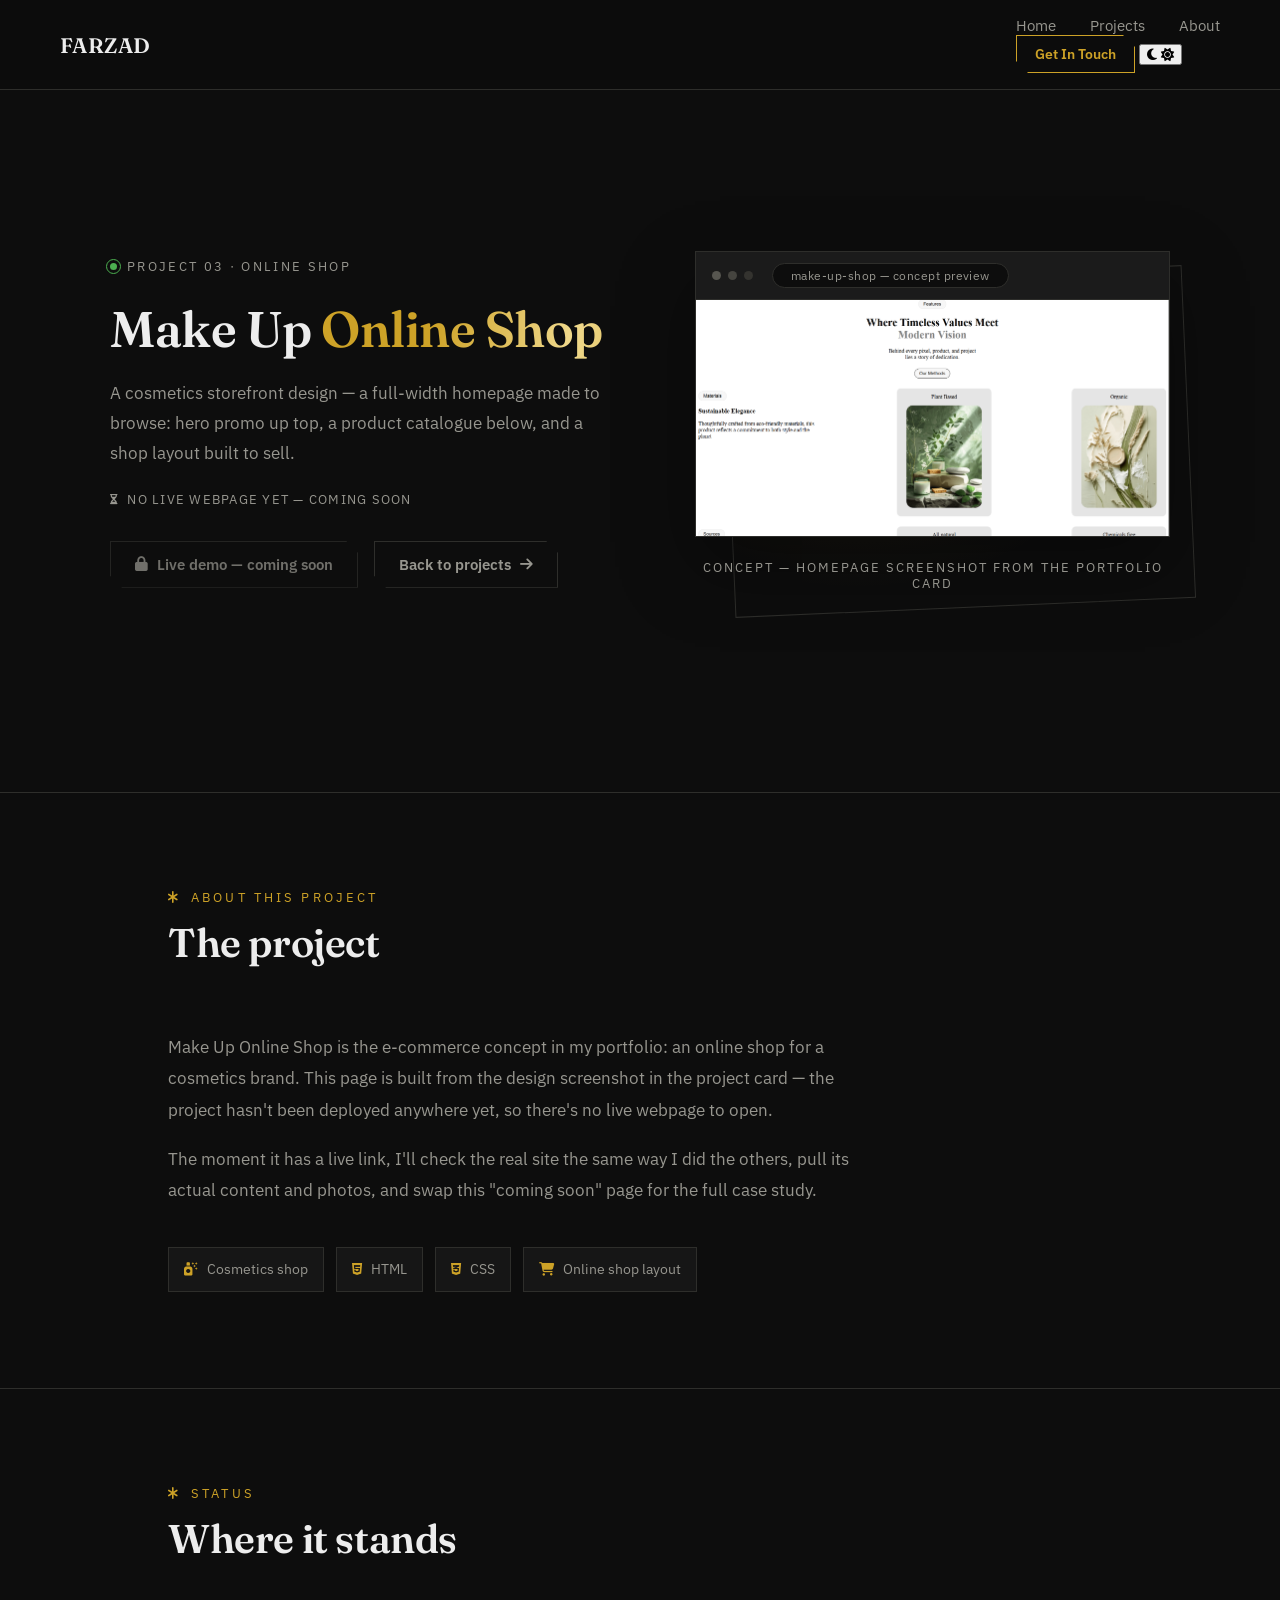
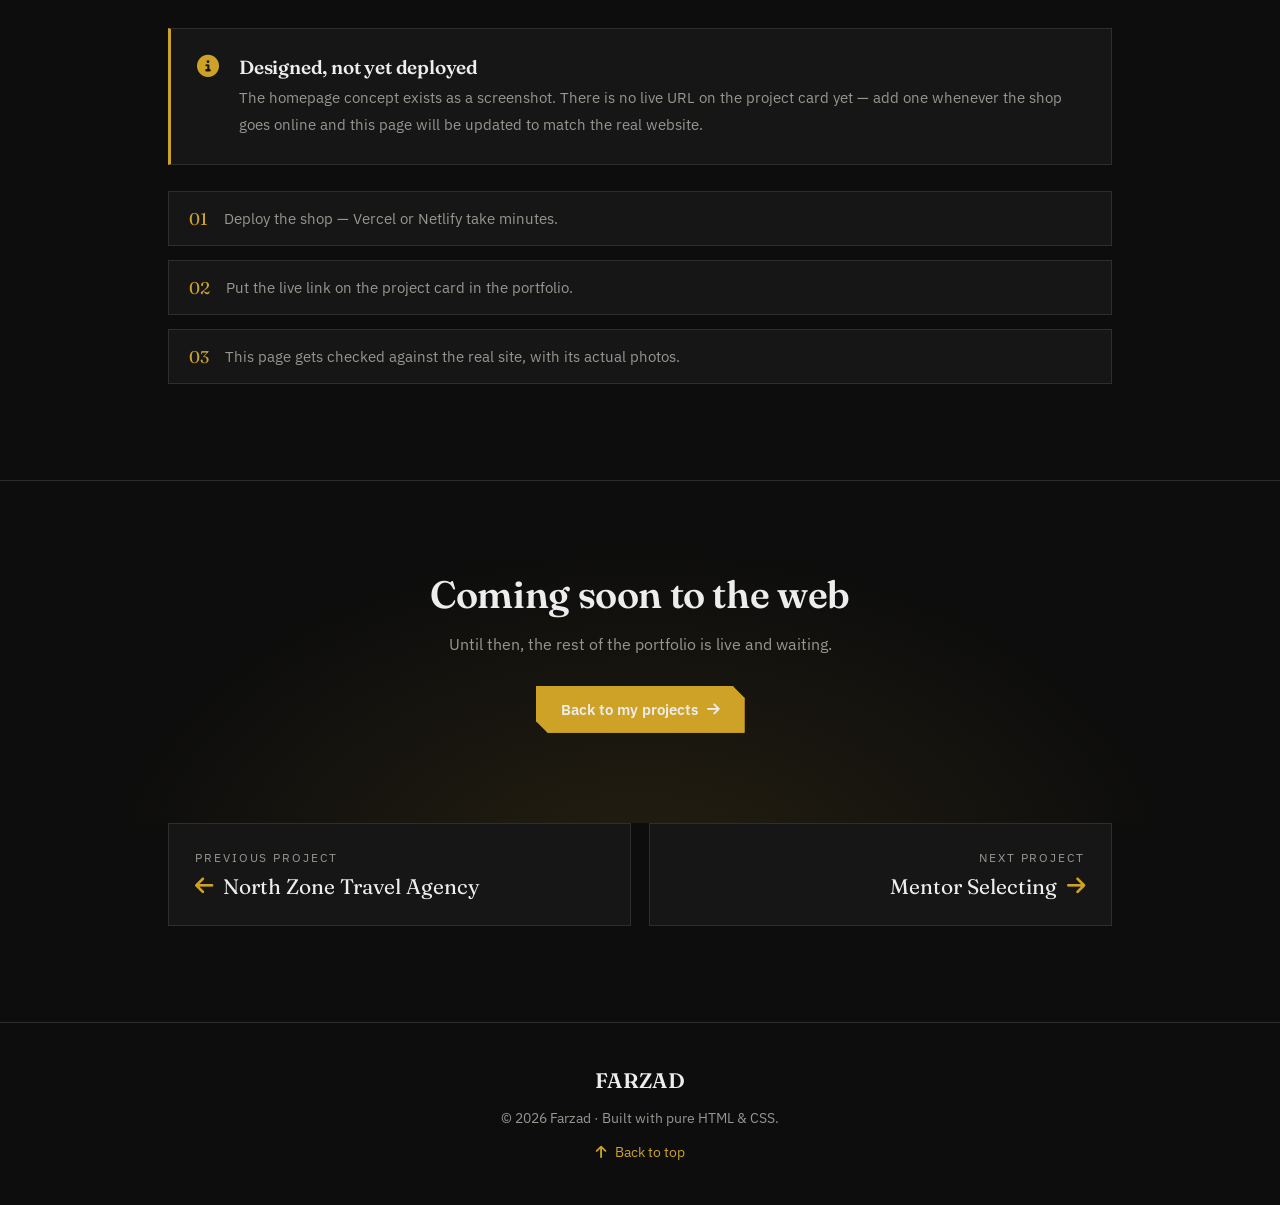
<file: project-makeup.html>
<!doctype html>
<html lang="en" data-theme="dark">
  <head>
    <meta charset="UTF-8" />
    <meta name="viewport" content="width=device-width, initial-scale=1.0" />
    <title>Make Up Online Shop — Case Study</title>
    <link rel="stylesheet" href="project.css" />
    <link
      rel="stylesheet"
      href="https://cdnjs.cloudflare.com/ajax/libs/font-awesome/6.5.2/css/all.min.css"
    />
  </head>
  <body class="pj pj-makeup">
    <script>
      // Apply saved/system theme before paint to avoid a flash
      (function () {
        var saved = localStorage.getItem("theme");
        var theme = saved || (window.matchMedia("(prefers-color-scheme: light)").matches ? "light" : "dark");
        document.documentElement.setAttribute("data-theme", theme);
      })();
    </script>

    <nav class="topbar">
      <a class="brand" href="index.html">FARZAD</a>
      <div class="topbar-side">
        <div class="topbar-links">
          <a href="index.html">Home</a>
          <a href="index.html#Projects">Projects</a>
          <a href="about.html">About</a>
        </div>
        <a class="btn btn-cta" href="index.html#Contact">Get In Touch</a>
        <button class="theme-toggle" id="themeToggle" aria-label="Toggle dark or light theme">
          <i class="fa-solid fa-moon"></i>
          <i class="fa-solid fa-sun"></i>
        </button>
      </div>
    </nav>
    <!-- end of topbar -->

    <header id="top" class="pj-hero">
      <div class="pj-copy">
        <p class="badge"><span class="badge-dot"></span> Project 03 · Online Shop</p>
        <h1>Make Up <span class="grad-text">Online Shop</span></h1>
        <p class="lead">
          A cosmetics storefront design — a full-width homepage made to browse:
          hero promo up top, a product catalogue below, and a shop layout built to
          sell.
        </p>
        <p class="pj-check is-pending">
          <i class="fa-solid fa-hourglass-half"></i> No live webpage yet — coming soon
        </p>
        <div class="pj-cta">
          <span class="btn btn-line btn-disabled" aria-disabled="true">
            <i class="fa-solid fa-lock"></i> Live demo — coming soon
          </span>
          <a class="btn btn-line" href="index.html#Projects">
            Back to projects <i class="fa-solid fa-arrow-right"></i>
          </a>
        </div>
      </div>
      <div class="pj-visual" aria-hidden="false">
        <div class="shot-frame">
          <div class="shot-bar">
            <span class="dot"></span><span class="dot"></span><span class="dot"></span>
            <span class="shot-addr">make-up-shop — concept preview</span>
          </div>
          <img
            src="images/image.png"
            alt="Screenshot of the Make Up Online Shop homepage design"
          />
        </div>
        <p class="shot-cap">Concept — homepage screenshot from the portfolio card</p>
      </div>
    </header>
    <!-- end of hero -->

    <section id="overview" class="pj-section">
      <div class="container">
        <div class="sec-head">
          <p class="kicker"><i class="fa-solid fa-asterisk"></i> About this project</p>
          <h2>The project</h2>
        </div>
        <div class="pj-body rv">
          <p>
            Make Up Online Shop is the e-commerce concept in my portfolio: an
            online shop for a cosmetics brand. This page is built from the design
            screenshot in the project card — the project hasn't been deployed
            anywhere yet, so there's no live webpage to open.
          </p>
          <p>
            The moment it has a live link, I'll check the real site the same way I
            did the others, pull its actual content and photos, and swap this
            "coming soon" page for the full case study.
          </p>
          <div class="pj-meta">
            <span class="meta-chip"><i class="fa-solid fa-spray-can-sparkles"></i> Cosmetics shop</span>
            <span class="meta-chip"><i class="fa-brands fa-html5"></i> HTML</span>
            <span class="meta-chip"><i class="fa-brands fa-css3-alt"></i> CSS</span>
            <span class="meta-chip"><i class="fa-solid fa-cart-shopping"></i> Online shop layout</span>
          </div>
        </div>
      </div>
    </section>
    <!-- end of overview -->

    <section id="status" class="pj-section">
      <div class="container">
        <div class="sec-head">
          <p class="kicker"><i class="fa-solid fa-asterisk"></i> Status</p>
          <h2>Where it stands</h2>
        </div>
        <div class="status-card rv">
          <i class="fa-solid fa-circle-info" aria-hidden="true"></i>
          <div>
            <h3>Designed, not yet deployed</h3>
            <p>
              The homepage concept exists as a screenshot. There is no live URL on
              the project card yet — add one whenever the shop goes online and this
              page will be updated to match the real website.
            </p>
          </div>
        </div>
        <ul class="next-list">
          <li class="rv">
            <span class="n-num">01</span>
            Deploy the shop — Vercel or Netlify take minutes.
          </li>
          <li class="rv">
            <span class="n-num">02</span>
            Put the live link on the project card in the portfolio.
          </li>
          <li class="rv">
            <span class="n-num">03</span>
            This page gets checked against the real site, with its actual photos.
          </li>
        </ul>
      </div>
    </section>
    <!-- end of status -->

    <section class="cta-band rv">
      <h2>Coming soon to the web</h2>
      <p>Until then, the rest of the portfolio is live and waiting.</p>
      <a class="btn btn-solid" href="index.html#Projects">
        Back to my projects <i class="fa-solid fa-arrow-right"></i>
      </a>
    </section>

    <div class="container">
      <nav class="pj-nav" aria-label="Project navigation">
        <a class="prev" href="project-north-zone.html">
          <span class="nav-label">Previous project</span>
          <span class="nav-title"><i class="fa-solid fa-arrow-left"></i> North Zone Travel Agency</span>
        </a>
        <a class="next" href="project-mentors.html">
          <span class="nav-label">Next project</span>
          <span class="nav-title">Mentor Selecting <i class="fa-solid fa-arrow-right"></i></span>
        </a>
      </nav>
    </div>

    <footer class="footer">
      <a class="brand" href="index.html">FARZAD</a>
      <p>&copy; 2026 Farzad · Built with pure HTML &amp; CSS.</p>
      <a class="to-top" href="#top"><i class="fa-solid fa-arrow-up"></i> Back to top</a>
    </footer>

    <script>
      // Theme toggle
      const themeToggle = document.getElementById("themeToggle");
      themeToggle.addEventListener("click", () => {
        const current = document.documentElement.getAttribute("data-theme");
        const next = current === "light" ? "dark" : "light";
        document.documentElement.setAttribute("data-theme", next);
        localStorage.setItem("theme", next);
      });
    </script>
  </body>
</html>
</file>
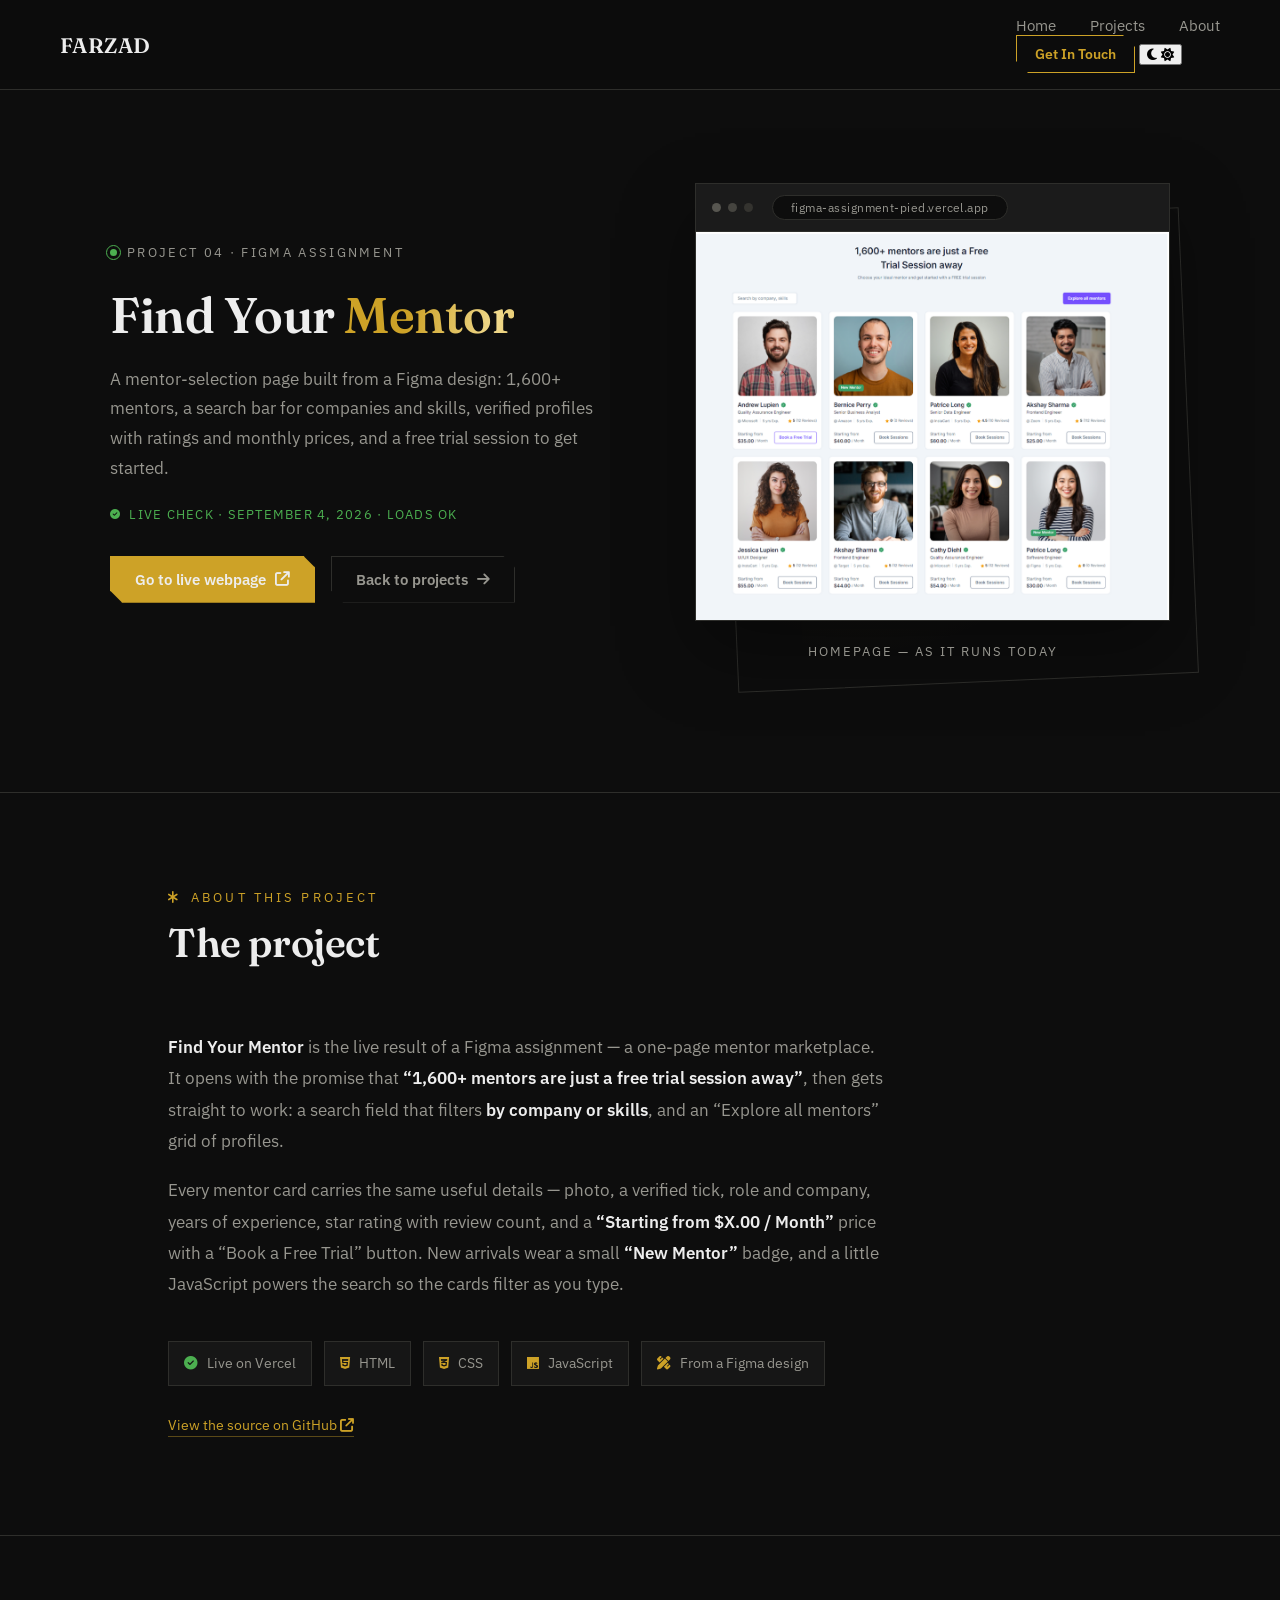
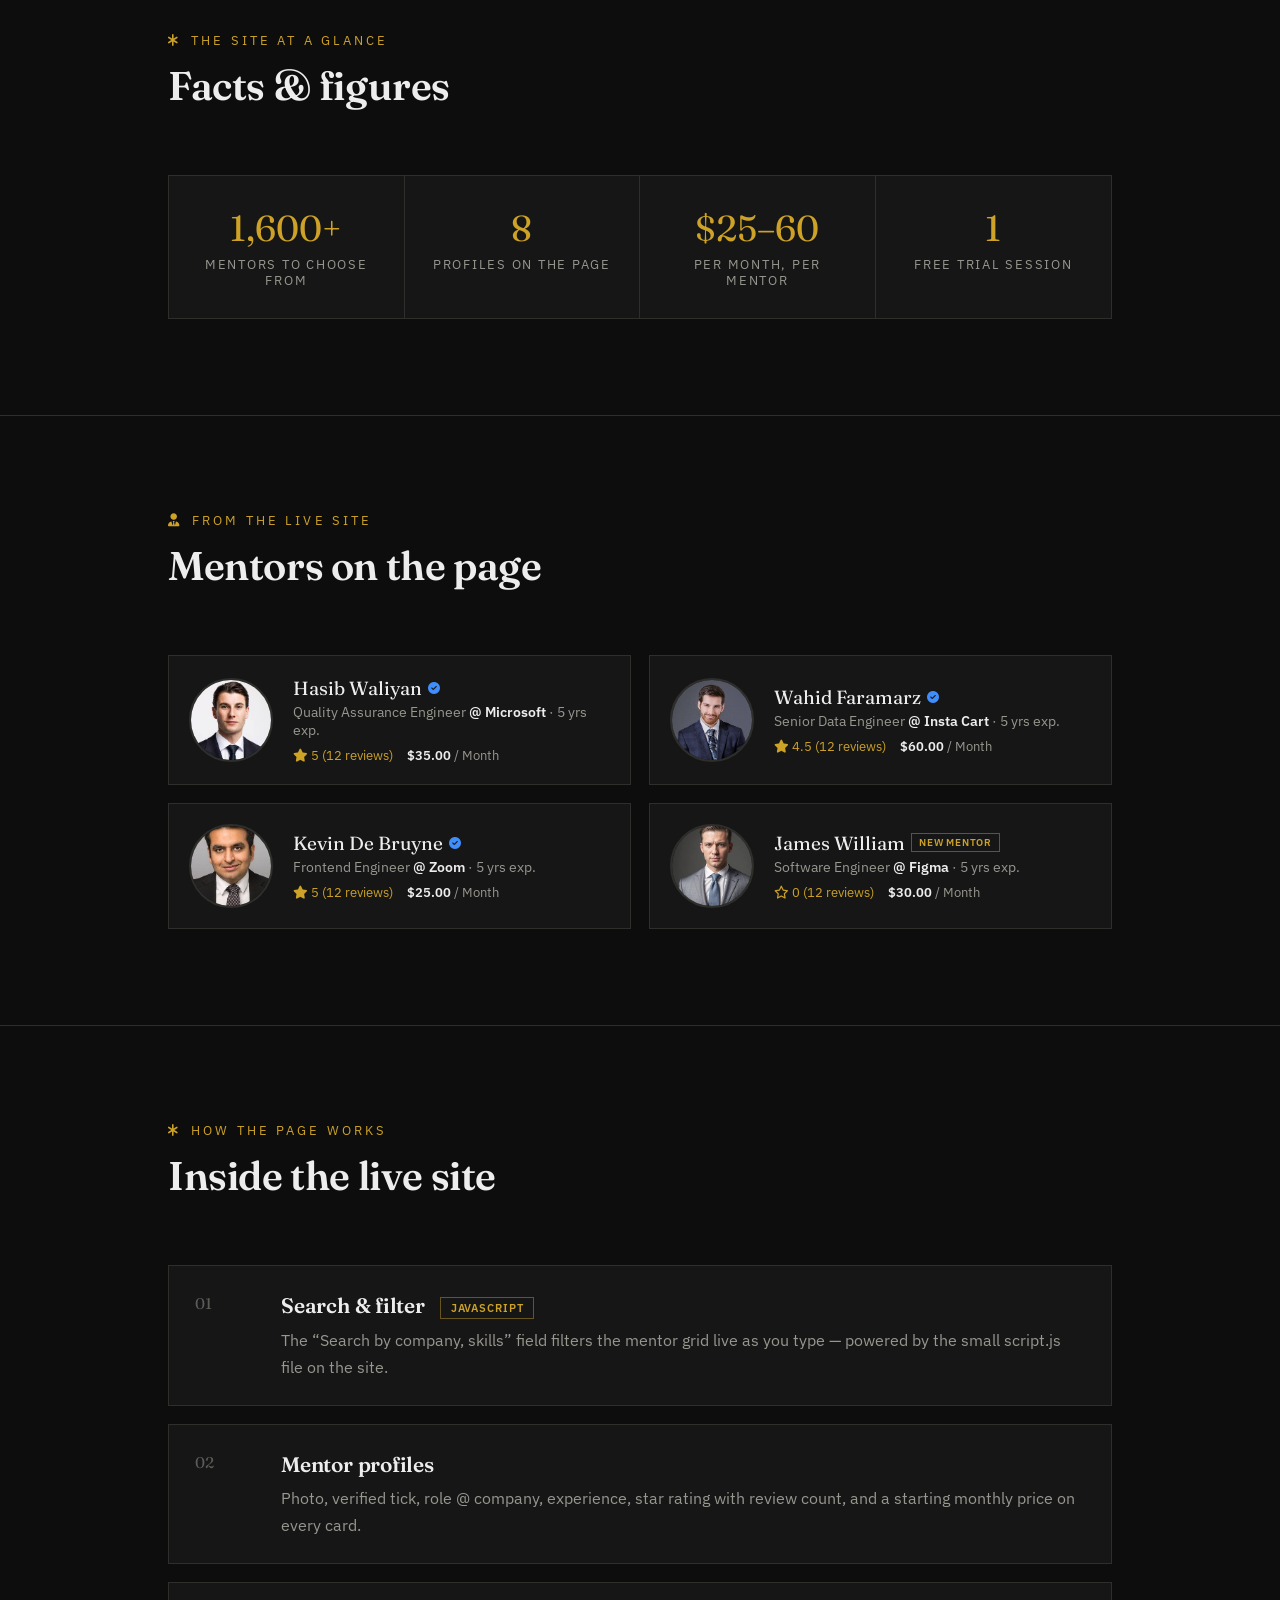
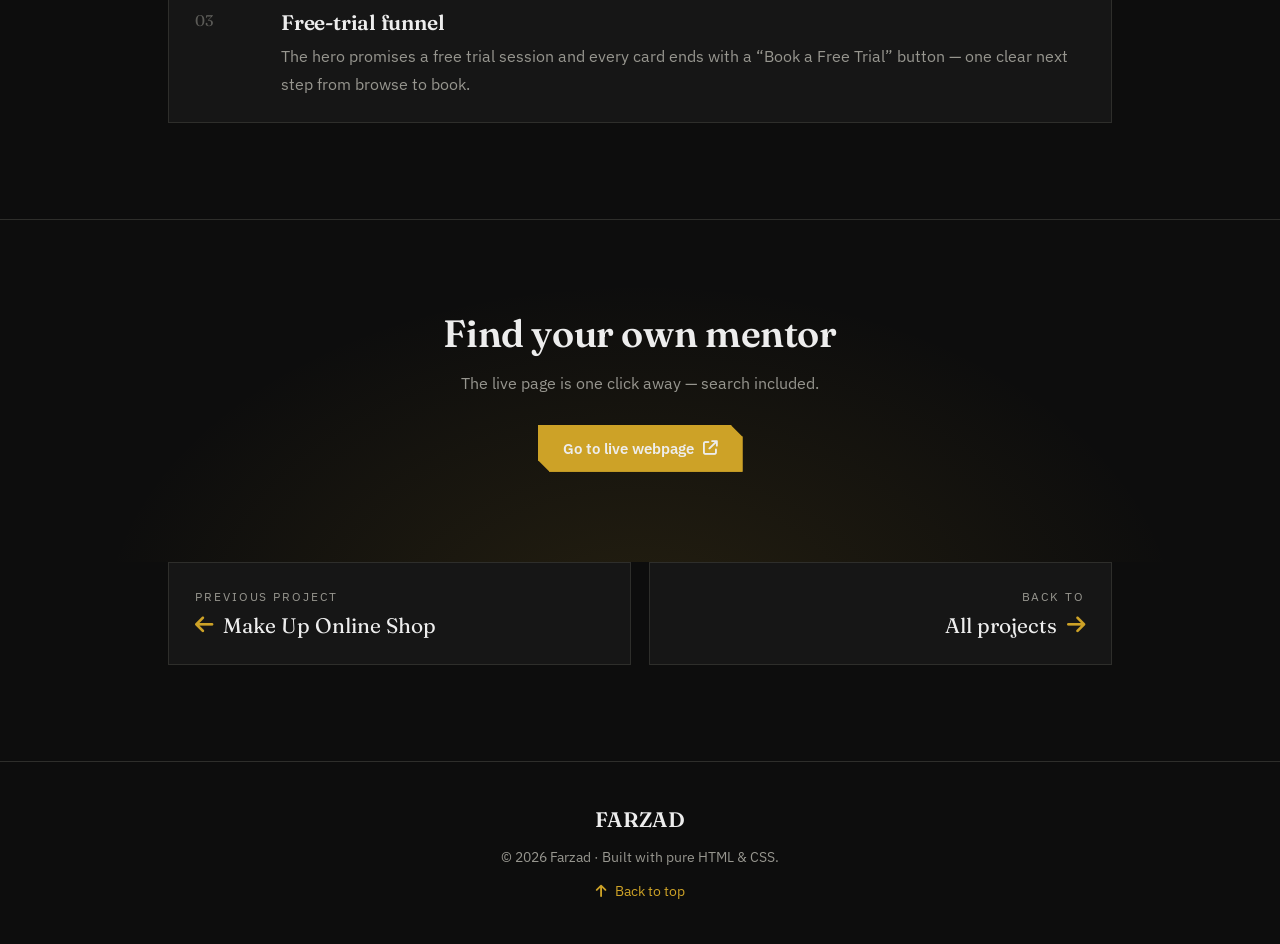
<file: project-mentors.html>
<!doctype html>
<html lang="en" data-theme="dark">
  <head>
    <meta charset="UTF-8" />
    <meta name="viewport" content="width=device-width, initial-scale=1.0" />
    <title>Mentor Selecting — Case Study</title>
  
    <link rel="stylesheet" href="project.css" />
    <link
      rel="stylesheet"
      href="https://cdnjs.cloudflare.com/ajax/libs/font-awesome/6.5.2/css/all.min.css"
    />
  </head>
  <body class="pj pj-mentors">
    <script>
      // Apply saved/system theme before paint to avoid a flash
      (function () {
        var saved = localStorage.getItem("theme");
        var theme = saved || (window.matchMedia("(prefers-color-scheme: light)").matches ? "light" : "dark");
        document.documentElement.setAttribute("data-theme", theme);
      })();
    </script>

    <nav class="topbar">
      <a class="brand" href="index.html">FARZAD</a>
      <div class="topbar-side">
        <div class="topbar-links">
          <a href="index.html">Home</a>
          <a href="index.html#Projects">Projects</a>
          <a href="about.html">About</a>
        </div>
        <a class="btn btn-cta" href="index.html#Contact">Get In Touch</a>
        <button class="theme-toggle" id="themeToggle" aria-label="Toggle dark or light theme">
          <i class="fa-solid fa-moon"></i>
          <i class="fa-solid fa-sun"></i>
        </button>
      </div>
    </nav>
    <!-- end of topbar -->

    <header id="top" class="pj-hero">
      <div class="pj-copy">
        <p class="badge"><span class="badge-dot"></span> Project 04 · Figma Assignment</p>
        <h1>Find Your <span class="grad-text">Mentor</span></h1>
        <p class="lead">
          A mentor-selection page built from a Figma design: 1,600+ mentors,
          a search bar for companies and skills, verified profiles with ratings
          and monthly prices, and a free trial session to get started.
        </p>
        <p class="pj-check">
          <i class="fa-solid fa-circle-check"></i> Live check · September 4, 2026 · loads OK
        </p>
        <div class="pj-cta">
          <a
            class="btn btn-solid"
            href="https://figma-assignment-pied.vercel.app/"
            target="_blank"
            rel="noopener"
          >
            Go to live webpage <i class="fa-solid fa-arrow-up-right-from-square"></i>
          </a>
          <a class="btn btn-line" href="index.html#Projects">
            Back to projects <i class="fa-solid fa-arrow-right"></i>
          </a>
        </div>
      </div>
      <div class="pj-visual" aria-hidden="false">
        <div class="shot-frame">
          <div class="shot-bar">
            <span class="dot"></span><span class="dot"></span><span class="dot"></span>
            <span class="shot-addr">figma-assignment-pied.vercel.app</span>
          </div>
          <img
            src="images/Screenshot 2026-08-05 210635.png"
            alt="Screenshot of the Find Your Mentor website"
          />
        </div>
        <p class="shot-cap">Homepage — as it runs today</p>
      </div>
    </header>
    <!-- end of hero -->

    <section id="overview" class="pj-section">
      <div class="container">
        <div class="sec-head">
          <p class="kicker"><i class="fa-solid fa-asterisk"></i> About this project</p>
          <h2>The project</h2>
        </div>
        <div class="pj-body rv">
          <p>
            <strong>Find Your Mentor</strong> is the live result of a Figma
            assignment — a one-page mentor marketplace. It opens with the promise
            that <strong>“1,600+ mentors are just a free trial session away”</strong>,
            then gets straight to work: a search field that filters
            <strong>by company or skills</strong>, and an “Explore all mentors”
            grid of profiles.
          </p>
          <p>
            Every mentor card carries the same useful details — photo, a verified
            tick, role and company, years of experience, star rating with review
            count, and a <strong>“Starting from $X.00 / Month”</strong> price with a
            “Book a Free Trial” button. New arrivals wear a small
            <strong>“New Mentor”</strong> badge, and a little JavaScript powers the
            search so the cards filter as you type.
          </p>
          <div class="pj-meta">
            <span class="meta-chip meta-chip--live"><i class="fa-solid fa-circle-check"></i> Live on Vercel</span>
            <span class="meta-chip"><i class="fa-brands fa-html5"></i> HTML</span>
            <span class="meta-chip"><i class="fa-brands fa-css3-alt"></i> CSS</span>
            <span class="meta-chip"><i class="fa-brands fa-js"></i> JavaScript</span>
            <span class="meta-chip"><i class="fa-solid fa-pen-ruler"></i> From a Figma design</span>
          </div>
          <p class="source-row rv">
            <a href="https://github.com/farzad00084-gif/Figma-assignment" target="_blank" rel="noopener">
              View the source on GitHub <i class="fa-solid fa-arrow-up-right-from-square"></i>
            </a>
          </p>
        </div>
      </div>
    </section>
    <!-- end of overview -->

    <section id="figures" class="pj-section">
      <div class="container">
        <div class="sec-head">
          <p class="kicker"><i class="fa-solid fa-asterisk"></i> The site at a glance</p>
          <h2>Facts &amp; figures</h2>
        </div>
        <div class="pj-stats rv">
          <div class="stat">
            <p class="stat-val">1,600+</p>
            <p class="stat-key">Mentors to choose from</p>
          </div>
          <div class="stat">
            <p class="stat-val">8</p>
            <p class="stat-key">Profiles on the page</p>
          </div>
          <div class="stat">
            <p class="stat-val">$25–60</p>
            <p class="stat-key">Per month, per mentor</p>
          </div>
          <div class="stat">
            <p class="stat-val">1</p>
            <p class="stat-key">Free trial session</p>
          </div>
        </div>
      </div>
    </section>
    <!-- end of figures -->

    <section id="mentors" class="pj-section">
      <div class="container">
        <div class="sec-head">
          <p class="kicker"><i class="fa-solid fa-user-tie"></i> From the live site</p>
          <h2>Mentors on the page</h2>
        </div>
        <div class="mentor-grid">
          <article class="m-card rv">
            <img src="images/projects/mentor-hasib.jpg" alt="Hasib Waliyan" />
            <div>
              <p class="m-name">Hasib Waliyan <i class="fa-solid fa-circle-check" aria-hidden="true"></i></p>
              <p class="m-role">Quality Assurance Engineer <strong>@ Microsoft</strong> · 5 yrs exp.</p>
              <div class="m-meta">
                <span class="m-stars"><i class="fa-solid fa-star" aria-hidden="true"></i> 5 (12 reviews)</span>
                <span class="m-price">$35.00 <span>/ Month</span></span>
              </div>
            </div>
          </article>
          <article class="m-card rv">
            <img src="images/projects/mentor-wahid.jpg" alt="Wahid Faramarz" />
            <div>
              <p class="m-name">Wahid Faramarz <i class="fa-solid fa-circle-check" aria-hidden="true"></i></p>
              <p class="m-role">Senior Data Engineer <strong>@ Insta Cart</strong> · 5 yrs exp.</p>
              <div class="m-meta">
                <span class="m-stars"><i class="fa-solid fa-star" aria-hidden="true"></i> 4.5 (12 reviews)</span>
                <span class="m-price">$60.00 <span>/ Month</span></span>
              </div>
            </div>
          </article>
          <article class="m-card rv">
            <img src="images/projects/mentor-kevin.jpg" alt="Kevin De Bruyne" />
            <div>
              <p class="m-name">Kevin De Bruyne <i class="fa-solid fa-circle-check" aria-hidden="true"></i></p>
              <p class="m-role">Frontend Engineer <strong>@ Zoom</strong> · 5 yrs exp.</p>
              <div class="m-meta">
                <span class="m-stars"><i class="fa-solid fa-star" aria-hidden="true"></i> 5 (12 reviews)</span>
                <span class="m-price">$25.00 <span>/ Month</span></span>
              </div>
            </div>
          </article>
          <article class="m-card rv">
            <img src="images/projects/mentor-james.jpg" alt="James William" />
            <div>
              <p class="m-name">James William <span class="m-new">New Mentor</span></p>
              <p class="m-role">Software Engineer <strong>@ Figma</strong> · 5 yrs exp.</p>
              <div class="m-meta">
                <span class="m-stars"><i class="fa-regular fa-star" aria-hidden="true"></i> 0 (12 reviews)</span>
                <span class="m-price">$30.00 <span>/ Month</span></span>
              </div>
            </div>
          </article>
        </div>
      </div>
    </section>
    <!-- end of mentors -->

    <section id="tour" class="pj-section">
      <div class="container">
        <div class="sec-head">
          <p class="kicker"><i class="fa-solid fa-asterisk"></i> How the page works</p>
          <h2>Inside the live site</h2>
        </div>
        <div class="tour-list">
          <article class="tour-row rv">
            <p class="tour-num">01</p>
            <div>
              <h3>Search &amp; filter <span class="tag">JavaScript</span></h3>
              <p>
                The “Search by company, skills” field filters the mentor grid live
                as you type — powered by the small script.js file on the site.
              </p>
            </div>
          </article>
          <article class="tour-row rv">
            <p class="tour-num">02</p>
            <div>
              <h3>Mentor profiles</h3>
              <p>
                Photo, verified tick, role @ company, experience, star rating with
                review count, and a starting monthly price on every card.
              </p>
            </div>
          </article>
          <article class="tour-row rv">
            <p class="tour-num">03</p>
            <div>
              <h3>Free-trial funnel</h3>
              <p>
                The hero promises a free trial session and every card ends with a
                “Book a Free Trial” button — one clear next step from browse to book.
              </p>
            </div>
          </article>
        </div>
      </div>
    </section>
    <!-- end of tour -->

    <section class="cta-band rv">
      <h2>Find your own mentor</h2>
      <p>The live page is one click away — search included.</p>
      <a
        class="btn btn-solid"
        href="https://figma-assignment-pied.vercel.app/"
        target="_blank"
        rel="noopener"
      >
        Go to live webpage <i class="fa-solid fa-arrow-up-right-from-square"></i>
      </a>
    </section>

    <div class="container">
      <nav class="pj-nav" aria-label="Project navigation">
        <a class="prev" href="project-makeup.html">
          <span class="nav-label">Previous project</span>
          <span class="nav-title"><i class="fa-solid fa-arrow-left"></i> Make Up Online Shop</span>
        </a>
        <a class="next" href="index.html#Projects">
          <span class="nav-label">Back to</span>
          <span class="nav-title">All projects <i class="fa-solid fa-arrow-right"></i></span>
        </a>
      </nav>
    </div>

    <footer class="footer">
      <a class="brand" href="index.html">FARZAD</a>
      <p>&copy; 2026 Farzad · Built with pure HTML &amp; CSS.</p>
      <a class="to-top" href="#top"><i class="fa-solid fa-arrow-up"></i> Back to top</a>
    </footer>

    <script>
      // Theme toggle
      const themeToggle = document.getElementById("themeToggle");
      themeToggle.addEventListener("click", () => {
        const current = document.documentElement.getAttribute("data-theme");
        const next = current === "light" ? "dark" : "light";
        document.documentElement.setAttribute("data-theme", next);
        localStorage.setItem("theme", next);
      });
    </script>
  </body>
</html>
</file>
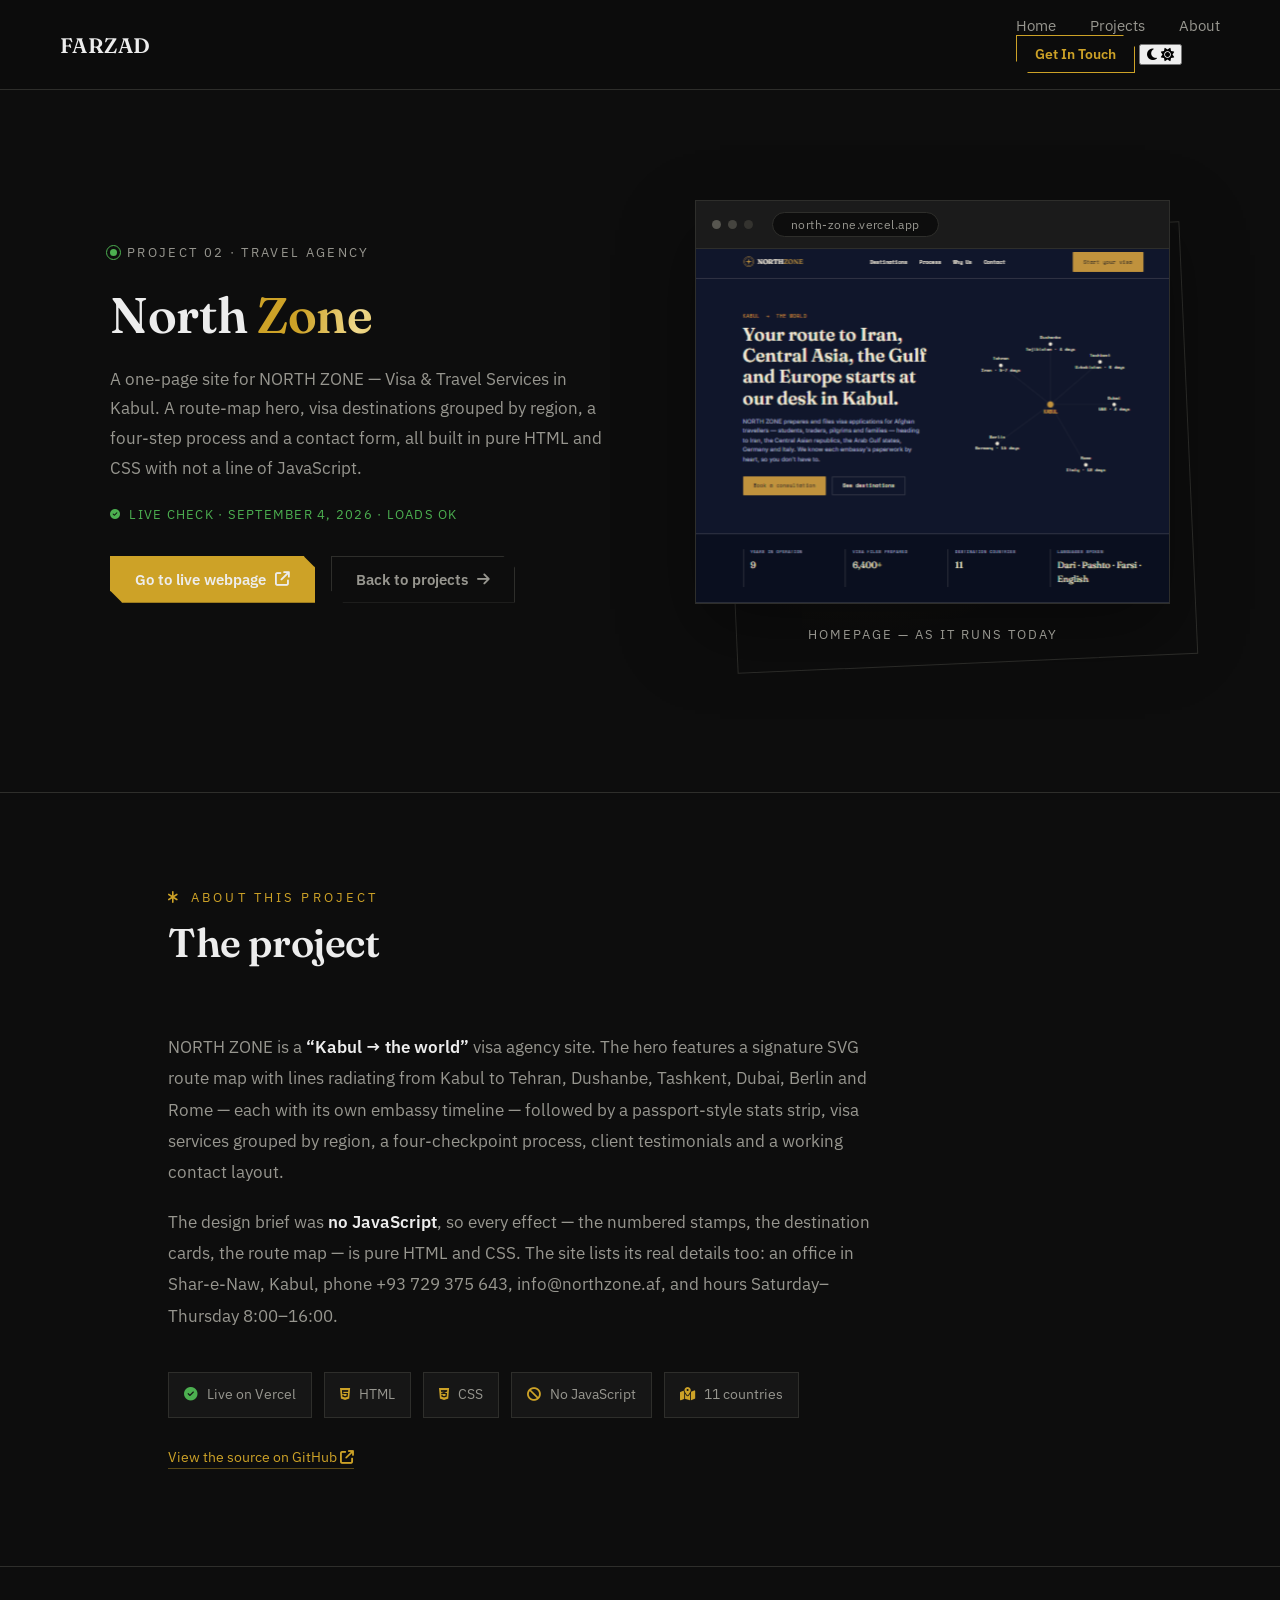
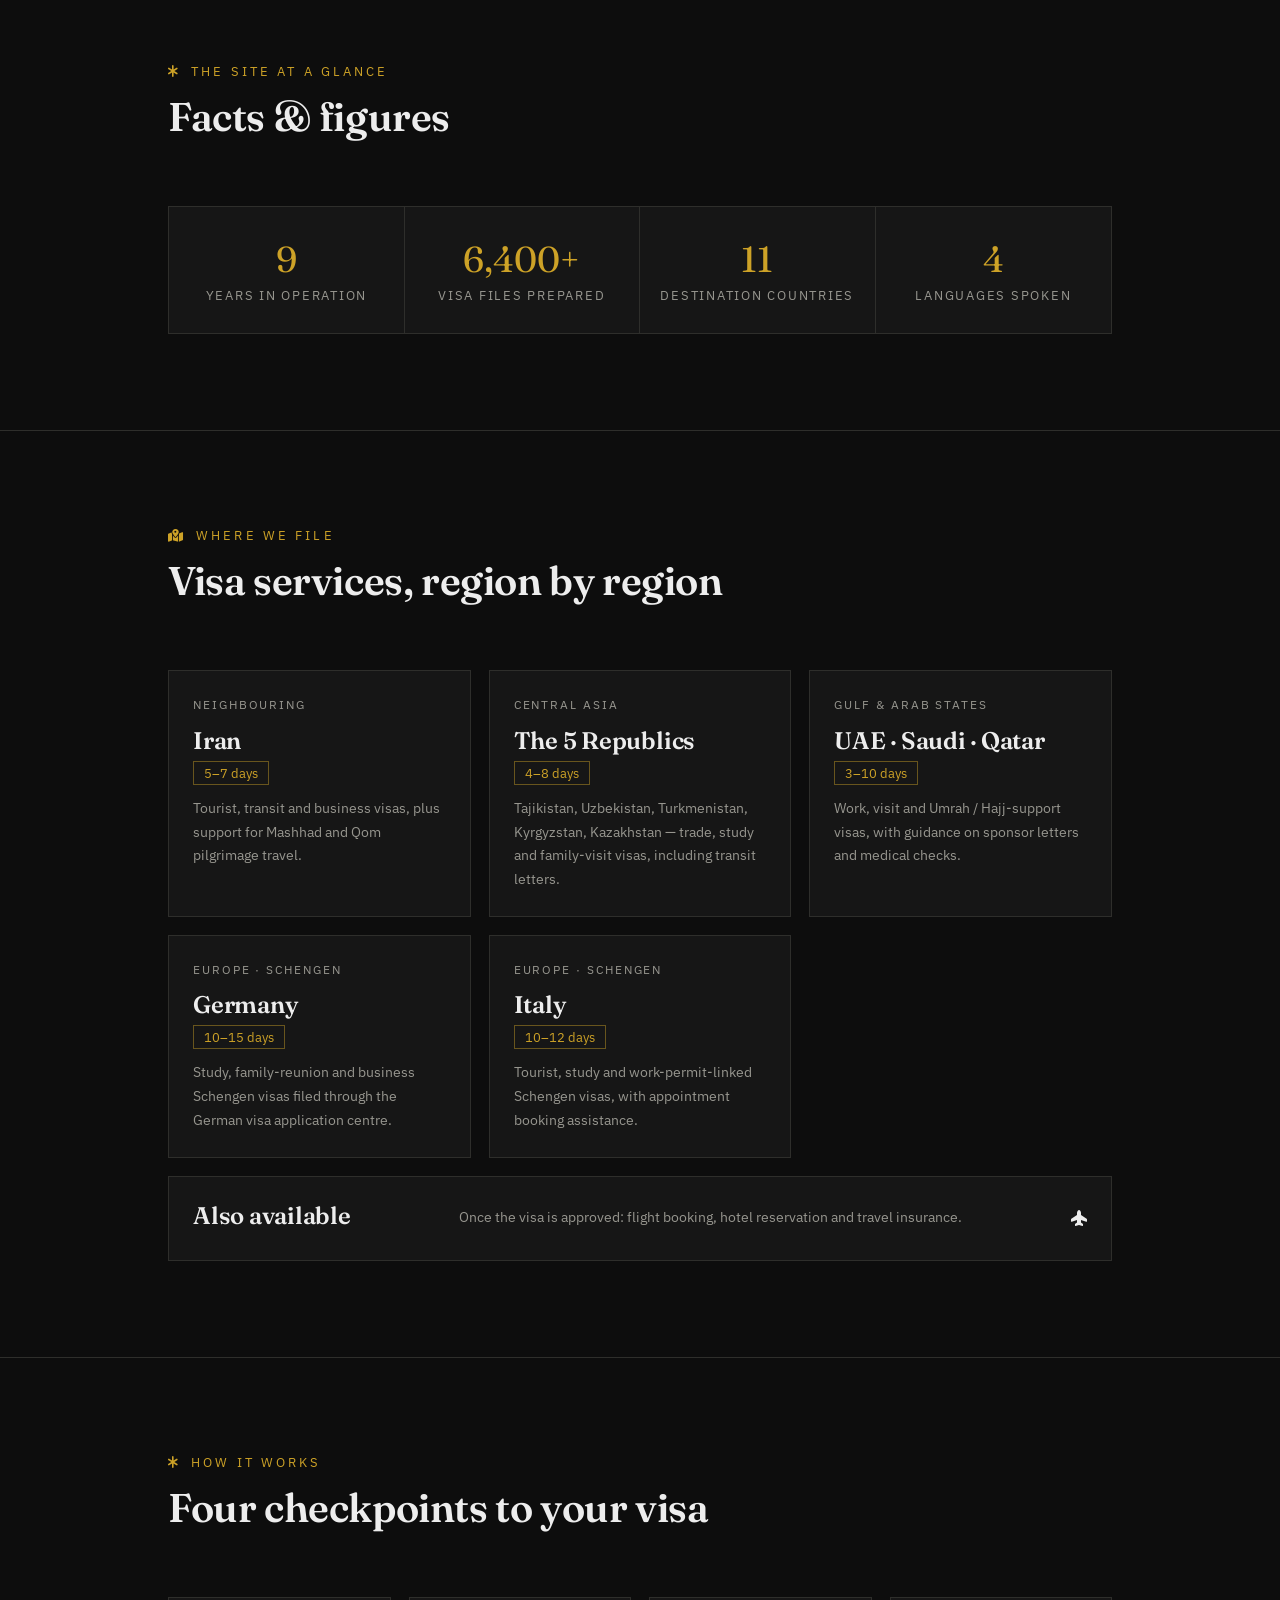
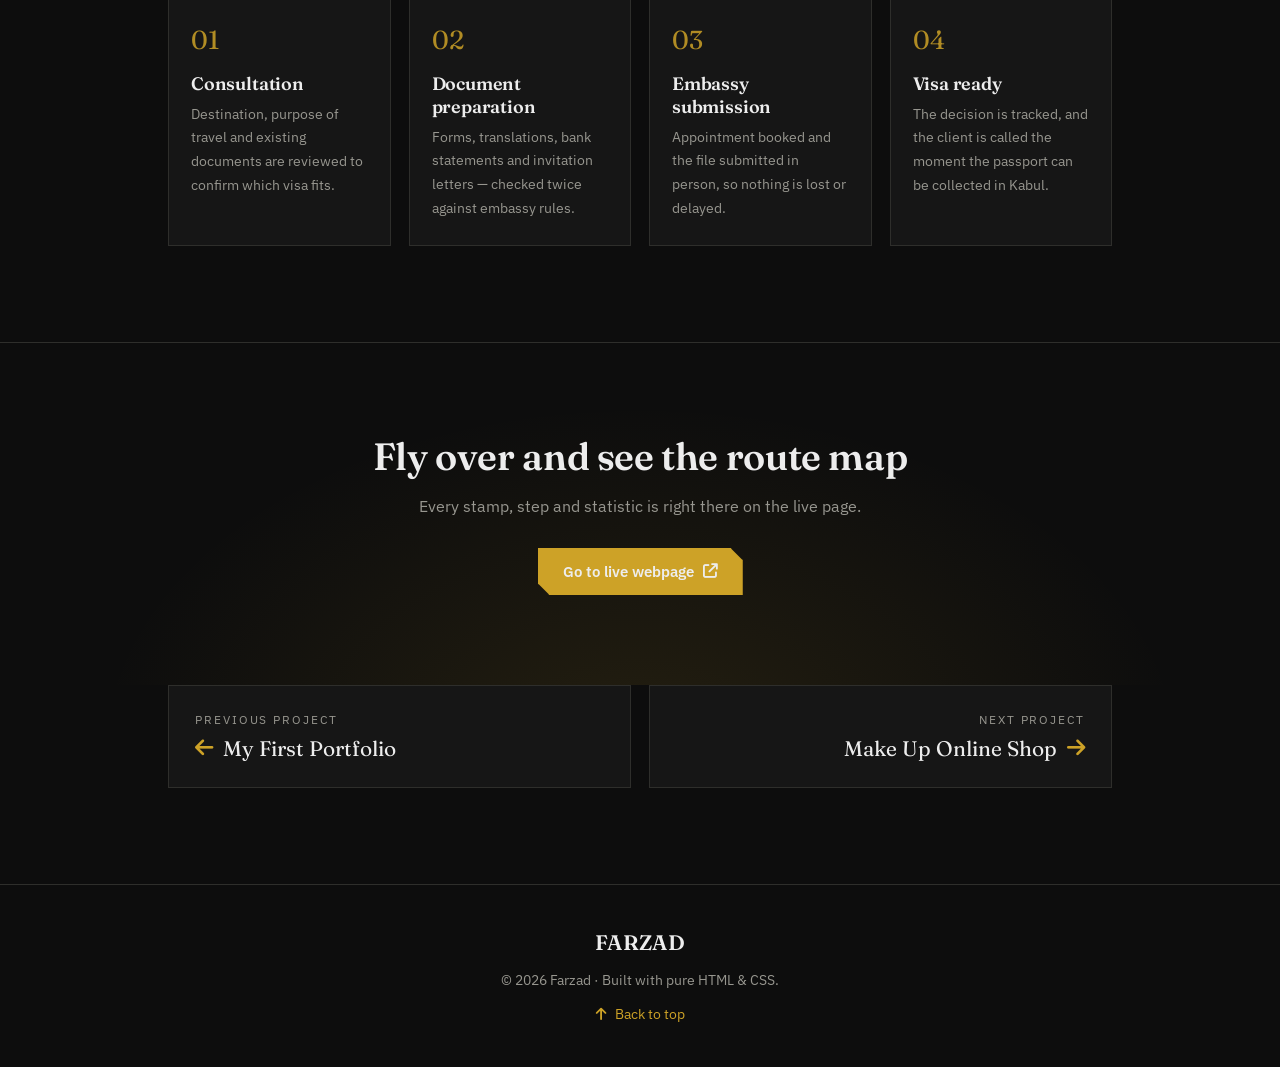
<file: project-north-zone.html>
<!doctype html>
<html lang="en" data-theme="dark">
  <head>
    <meta charset="UTF-8" />
    <meta name="viewport" content="width=device-width, initial-scale=1.0" />
    <title>North Zone Travel Agency — Case Study</title>

    <link rel="stylesheet" href="project.css" />
    <link
      rel="stylesheet"
      href="https://cdnjs.cloudflare.com/ajax/libs/font-awesome/6.5.2/css/all.min.css"
    />
  </head>
  <body class="pj pj-north">
    <script>
      // Apply saved/system theme before paint to avoid a flash
      (function () {
        var saved = localStorage.getItem("theme");
        var theme = saved || (window.matchMedia("(prefers-color-scheme: light)").matches ? "light" : "dark");
        document.documentElement.setAttribute("data-theme", theme);
      })();
    </script>

    <nav class="topbar">
      <a class="brand" href="index.html">FARZAD</a>
      <div class="topbar-side">
        <div class="topbar-links">
          <a href="index.html">Home</a>
          <a href="index.html#Projects">Projects</a>
          <a href="about.html">About</a>
        </div>
        <a class="btn btn-cta" href="index.html#Contact">Get In Touch</a>
        <button class="theme-toggle" id="themeToggle" aria-label="Toggle dark or light theme">
          <i class="fa-solid fa-moon"></i>
          <i class="fa-solid fa-sun"></i>
        </button>
      </div>
    </nav>
    <!-- end of topbar -->

    <header id="top" class="pj-hero">
      <div class="pj-copy">
        <p class="badge"><span class="badge-dot"></span> Project 02 · Travel Agency</p>
        <h1>North <span class="grad-text">Zone</span></h1>
        <p class="lead">
          A one-page site for NORTH ZONE — Visa &amp; Travel Services in Kabul.
          A route-map hero, visa destinations grouped by region, a four-step
          process and a contact form, all built in pure HTML and CSS with not a
          line of JavaScript.
        </p>
        <p class="pj-check">
          <i class="fa-solid fa-circle-check"></i> Live check · September 4, 2026 · loads OK
        </p>
        <div class="pj-cta">
          <a
            class="btn btn-solid"
            href="https://north-zone.vercel.app/"
            target="_blank"
            rel="noopener"
          >
            Go to live webpage <i class="fa-solid fa-arrow-up-right-from-square"></i>
          </a>
          <a class="btn btn-line" href="index.html#Projects">
            Back to projects <i class="fa-solid fa-arrow-right"></i>
          </a>
        </div>
      </div>
      <div class="pj-visual" aria-hidden="false">
        <div class="shot-frame">
          <div class="shot-bar">
            <span class="dot"></span><span class="dot"></span><span class="dot"></span>
            <span class="shot-addr">north-zone.vercel.app</span>
          </div>
          <img
            src="images/Screenshot 2026-08-20 181717.png"
            alt="Screenshot of the NORTH ZONE website"
          />
        </div>
        <p class="shot-cap">Homepage — as it runs today</p>
      </div>
    </header>
    <!-- end of hero -->

    <section id="overview" class="pj-section">
      <div class="container">
        <div class="sec-head">
          <p class="kicker"><i class="fa-solid fa-asterisk"></i> About this project</p>
          <h2>The project</h2>
        </div>
        <div class="pj-body rv">
          <p>
            NORTH ZONE is a <strong>“Kabul → the world”</strong> visa agency
            site. The hero features a signature SVG route map with lines
            radiating from Kabul to Tehran, Dushanbe, Tashkent, Dubai, Berlin and
            Rome — each with its own embassy timeline — followed by a passport-style
            stats strip, visa services grouped by region, a four-checkpoint process,
            client testimonials and a working contact layout.
          </p>
          <p>
            The design brief was <strong>no JavaScript</strong>, so every effect —
            the numbered stamps, the destination cards, the route map — is pure
            HTML and CSS. The site lists its real details too: an office in
            Shar-e-Naw, Kabul, phone +93 729 375 643, info@northzone.af, and hours
            Saturday–Thursday 8:00–16:00.
          </p>
          <div class="pj-meta">
            <span class="meta-chip meta-chip--live"><i class="fa-solid fa-circle-check"></i> Live on Vercel</span>
            <span class="meta-chip"><i class="fa-brands fa-html5"></i> HTML</span>
            <span class="meta-chip"><i class="fa-brands fa-css3-alt"></i> CSS</span>
            <span class="meta-chip"><i class="fa-solid fa-ban"></i> No JavaScript</span>
            <span class="meta-chip"><i class="fa-solid fa-map-location-dot"></i> 11 countries</span>
          </div>
          <p class="source-row rv">
            <a href="https://github.com/farzad00084-gif/NORTH-ZONE" target="_blank" rel="noopener">
              View the source on GitHub <i class="fa-solid fa-arrow-up-right-from-square"></i>
            </a>
          </p>
        </div>
      </div>
    </section>
    <!-- end of overview -->

    <section id="figures" class="pj-section">
      <div class="container">
        <div class="sec-head">
          <p class="kicker"><i class="fa-solid fa-asterisk"></i> The site at a glance</p>
          <h2>Facts &amp; figures</h2>
        </div>
        <div class="pj-stats rv">
          <div class="stat">
            <p class="stat-val">9</p>
            <p class="stat-key">Years in operation</p>
          </div>
          <div class="stat">
            <p class="stat-val">6,400+</p>
            <p class="stat-key">Visa files prepared</p>
          </div>
          <div class="stat">
            <p class="stat-val">11</p>
            <p class="stat-key">Destination countries</p>
          </div>
          <div class="stat">
            <p class="stat-val">4</p>
            <p class="stat-key">Languages spoken</p>
          </div>
        </div>
      </div>
    </section>
    <!-- end of figures -->

    <section id="destinations" class="pj-section">
      <div class="container">
        <div class="sec-head">
          <p class="kicker"><i class="fa-solid fa-map-location-dot"></i> Where we file</p>
          <h2>Visa services, region by region</h2>
        </div>
        <div class="dest-grid">
          <article class="dest rv">
            <p class="dest-region">Neighbouring</p>
            <h3>Iran</h3>
            <span class="dest-days">5–7 days</span>
            <p>Tourist, transit and business visas, plus support for Mashhad and Qom pilgrimage travel.</p>
          </article>
          <article class="dest rv">
            <p class="dest-region">Central Asia</p>
            <h3>The 5 Republics</h3>
            <span class="dest-days">4–8 days</span>
            <p>Tajikistan, Uzbekistan, Turkmenistan, Kyrgyzstan, Kazakhstan — trade, study and family-visit visas, including transit letters.</p>
          </article>
          <article class="dest rv">
            <p class="dest-region">Gulf &amp; Arab States</p>
            <h3>UAE · Saudi · Qatar</h3>
            <span class="dest-days">3–10 days</span>
            <p>Work, visit and Umrah / Hajj-support visas, with guidance on sponsor letters and medical checks.</p>
          </article>
          <article class="dest rv">
            <p class="dest-region">Europe · Schengen</p>
            <h3>Germany</h3>
            <span class="dest-days">10–15 days</span>
            <p>Study, family-reunion and business Schengen visas filed through the German visa application centre.</p>
          </article>
          <article class="dest rv">
            <p class="dest-region">Europe · Schengen</p>
            <h3>Italy</h3>
            <span class="dest-days">10–12 days</span>
            <p>Tourist, study and work-permit-linked Schengen visas, with appointment booking assistance.</p>
          </article>
          <article class="dest dest--wide rv">
            <h3>Also available</h3>
            <p>Once the visa is approved: flight booking, hotel reservation and travel insurance.</p>
            <i class="fa-solid fa-plane-up" aria-hidden="true"></i>
          </article>
        </div>
      </div>
    </section>
    <!-- end of destinations -->

    <section id="process" class="pj-section">
      <div class="container">
        <div class="sec-head">
          <p class="kicker"><i class="fa-solid fa-asterisk"></i> How it works</p>
          <h2>Four checkpoints to your visa</h2>
        </div>
        <div class="step-grid">
          <article class="step rv">
            <h3>Consultation</h3>
            <p>Destination, purpose of travel and existing documents are reviewed to confirm which visa fits.</p>
          </article>
          <article class="step rv">
            <h3>Document preparation</h3>
            <p>Forms, translations, bank statements and invitation letters — checked twice against embassy rules.</p>
          </article>
          <article class="step rv">
            <h3>Embassy submission</h3>
            <p>Appointment booked and the file submitted in person, so nothing is lost or delayed.</p>
          </article>
          <article class="step rv">
            <h3>Visa ready</h3>
            <p>The decision is tracked, and the client is called the moment the passport can be collected in Kabul.</p>
          </article>
        </div>
      </div>
    </section>
    <!-- end of process -->

    <section class="cta-band rv">
      <h2>Fly over and see the route map</h2>
      <p>Every stamp, step and statistic is right there on the live page.</p>
      <a
        class="btn btn-solid"
        href="https://north-zone.vercel.app/"
        target="_blank"
        rel="noopener"
      >
        Go to live webpage <i class="fa-solid fa-arrow-up-right-from-square"></i>
      </a>
    </section>

    <div class="container">
      <nav class="pj-nav" aria-label="Project navigation">
        <a class="prev" href="project-first-portfolio.html">
          <span class="nav-label">Previous project</span>
          <span class="nav-title"><i class="fa-solid fa-arrow-left"></i> My First Portfolio</span>
        </a>
        <a class="next" href="project-makeup.html">
          <span class="nav-label">Next project</span>
          <span class="nav-title">Make Up Online Shop <i class="fa-solid fa-arrow-right"></i></span>
        </a>
      </nav>
    </div>

    <footer class="footer">
      <a class="brand" href="index.html">FARZAD</a>
      <p>&copy; 2026 Farzad · Built with pure HTML &amp; CSS.</p>
      <a class="to-top" href="#top"><i class="fa-solid fa-arrow-up"></i> Back to top</a>
    </footer>

    <script>
      // Theme toggle
      const themeToggle = document.getElementById("themeToggle");
      themeToggle.addEventListener("click", () => {
        const current = document.documentElement.getAttribute("data-theme");
        const next = current === "light" ? "dark" : "light";
        document.documentElement.setAttribute("data-theme", next);
        localStorage.setItem("theme", next);
      });
    </script>
  </body>
</html>
</file>
<file: style.css>
/* ============================================================
   FARZAD — portfolio
   Theme: dark/light via [data-theme] on <html>, CSS variables
   ============================================================ */

@import url("https://fonts.googleapis.com/css2?family=Fraunces:opsz,wght@9..144,400;9..144,500;9..144,600&family=IBM+Plex+Sans:wght@400;500;600&display=swap");

:root {
  --bg: #0d0d0d;
  --bg-alt: #161616;
  --bg-raised: #1b1b1b;
  --text: #ededed;
  --text-muted: #97968f;
  --border: #2e2e2b;
  --accent: #cda227;
  --accent-contrast: #0d0d0d;
  --accent-soft: rgba(205, 162, 39, 0.12);
  --shadow: rgba(0, 0, 0, 0.35);

  --font-display: "Fraunces", serif;
  --font-body: "IBM Plex Sans", sans-serif;
}

html[data-theme="light"] {
  --bg: #faf7f0;
  --bg-alt: #ffffff;
  --bg-raised: #ffffff;
  --text: #1a1a17;
  --text-muted: #6b6a5f;
  --border: #ddd6c3;
  --accent: #93720f;
  --accent-contrast: #ffffff;
  --accent-soft: rgba(147, 114, 15, 0.1);
  --shadow: rgba(0, 0, 0, 0.08);
}

*,
*::before,
*::after {
  box-sizing: border-box;
}

html {
  overflow-x: hidden;
  scroll-behavior: smooth;
  scroll-padding-top: 90px;
}

body {
  background-color: var(--bg);
  color: var(--text);
  font-family: var(--font-body);
  overflow-x: hidden;
  transition:
    background-color 0.3s ease,
    color 0.3s ease;
}

img {
  max-width: 100%;
  height: auto;
  display: block;
}

a {
  color: inherit;
}

h1,
h2,
h3 {
  font-family: var(--font-display);
  font-weight: 600;
  letter-spacing: -0.01em;
}

/* ---------- Layout rule / divider (replaces <hr>) ---------- */

.rule {
  position: relative;
  height: 1px;
  margin: 0 185px;
  background: var(--border);
}

.rule::before {
  content: "";
  position: absolute;
  left: 0;
  top: -3px;
  width: 7px;
  height: 7px;
  border: 1px solid var(--accent);
  background: var(--bg);
  transform: rotate(45deg);
}

/* ---------- Nav ---------- */

nav {
  position: fixed;
  top: 0;
  left: 0;
  width: 100%;
  z-index: 1000;
  background: color-mix(in srgb, var(--bg) 82%, transparent);
  backdrop-filter: blur(10px);
  border-bottom: 1px solid var(--border);
}

.container-nav {
  display: flex;
  align-items: center;
  justify-content: space-between;
  margin: auto;
  padding: 16px 60px;
  gap: 30px;
}

.container-nav > div:first-child ul {
  gap: 0;
}

.container-nav strong a {
  font-family: var(--font-display);
  font-size: 21px;
  color: var(--text);
  text-decoration: none;
  letter-spacing: 0.02em;
}

.container-nav ul {
  display: flex;
  gap: 42px;
  list-style: none;
  margin: 0;
  padding: 0;
}

.container-nav a {
  text-decoration: none;
  color: var(--text-muted);
  font-size: 15px;
  transition: color 0.25s ease;
}

.container-nav a:hover {
  color: var(--text);
}

.nav-right {
  display: flex;
  align-items: center;
  gap: 20px;
}

/* theme toggle */
.theme-toggle {
  width: 38px;
  height: 38px;
  border-radius: 50%;
  border: 1px solid var(--border);
  background: transparent;
  color: var(--text-muted);
  display: flex;
  align-items: center;
  justify-content: center;
  cursor: pointer;
  transition:
    border-color 0.25s ease,
    color 0.25s ease;
  flex-shrink: 0;
}

.theme-toggle:hover {
  border-color: var(--accent);
  color: var(--accent);
}

.theme-toggle .fa-sun {
  display: none;
}
html[data-theme="light"] .theme-toggle .fa-sun {
  display: block;
}
html[data-theme="light"] .theme-toggle .fa-moon {
  display: none;
}

/* ---------- Buttons ---------- */

.btn {
  --notch: 12px;
  display: inline-flex;
  align-items: center;
  gap: 8px;
  font-family: var(--font-body);
  font-size: 14.5px;
  font-weight: 500;
  padding: 12px 22px;
  border: 1px solid var(--border);
  background: transparent;
  color: var(--text);
  cursor: pointer;
  clip-path: polygon(
    0 0,
    calc(100% - var(--notch)) 0,
    100% var(--notch),
    100% 100%,
    var(--notch) 100%,
    0 calc(100% - var(--notch))
  );
  transition:
    background-color 0.3s ease,
    color 0.3s ease,
    border-color 0.3s ease,
    transform 0.2s ease;
  text-decoration: none;
}

.btn:hover {
  transform: translateY(-2px);
}

.btn-status {
  border-color: var(--border);
  color: var(--text-muted);
  cursor: default;
}

.btn-status:hover {
  transform: none;
}

.status-dot {
  width: 7px;
  height: 7px;
  border-radius: 50%;
  background: #4caf50;
  position: relative;
  flex-shrink: 0;
}

.status-dot::after {
  content: "";
  position: absolute;
  inset: -4px;
  border-radius: 50%;
  border: 1px solid #4caf50;
  animation: pulse 2.4s ease-out infinite;
}

@keyframes pulse {
  0% {
    transform: scale(0.6);
    opacity: 0.9;
  }
  100% {
    transform: scale(1.8);
    opacity: 0;
  }
}

.btn-primary {
  border-color: var(--accent);
  background: var(--accent);
  color: var(--accent-contrast);
  font-weight: 600;
}

.btn-primary:hover {
  background: transparent;
  color: var(--accent);
}

.btn-ghost {
  border-color: var(--border);
  color: var(--text);
}

.btn-ghost:hover {
  border-color: var(--accent);
  color: var(--accent);
}

.btn-cta {
  border-color: var(--accent);
  color: var(--accent);
  font-size: 14px;
  padding: 9px 18px;
}

.btn-cta:hover {
  background: var(--accent);
  color: var(--accent-contrast);
}

/* ---------- Hero ---------- */

.hero-page {
  margin: 150px 185px 100px;
  display: grid;
  grid-template-columns: 1.1fr 0.9fr;
  gap: 60px;
  align-items: center;
}

.hero-text > .btn-status {
  margin-bottom: 28px;
}

.hero-page h1 {
  font-size: 54px;
  line-height: 1.12;
  color: var(--text);
  margin: 0 0 22px;
}

.hero-page em p {
  font-style: normal;
  font-size: 18px;
  line-height: 1.6;
  color: var(--text-muted);
  max-width: 46ch;
  margin: 0 0 34px;
}

.hero-actions {
  display: flex;
  gap: 16px;
  flex-wrap: wrap;
}

.hero-visual {
  position: relative;
  justify-self: center;
}

.hero-visual::before {
  content: "";
  position: absolute;
  top: 22px;
  left: 22px;
  width: 100%;
  height: 100%;
  border: 1px solid var(--accent);
  z-index: 0;
}

.hero-visual img {
  position: relative;
  z-index: 1;
  width: 380px;
  height: 460px;
  object-fit: cover;
  filter: grayscale(35%);
  border: 1px solid var(--border);
}

/* ---------- About ---------- */

.container-about {
  display: flex;
  margin: 100px 350px;
  gap: 50px;
  align-items: flex-start;
}

.container-about img {
  width: 320px;
  height: 380px;
  object-fit: cover;
  border: 1px solid var(--border);
}

.container-about h3 {
  font-size: 24px;
  margin: 0 0 18px;
  color: var(--text);
}

.container-about p {
  width: min(600px, 100%);
  max-width: 600px;
  line-height: 1.85;
  color: var(--text-muted);
  font-size: 16.5px;
  margin: 0;
}

/* ---------- Section heads ---------- */

.projects-page h2,
.skills-page h2,
.contact-page h2 {
  font-size: 32px;
  color: var(--text);
  margin: 0 0 50px;
}

/* ---------- Projects ---------- */

.projects-page {
  margin: 100px 185px;
  text-align: center;
}

.container-projects {
  display: grid;
  grid-template-columns: repeat(2, minmax(0, 1fr));
  gap: 30px;
  width: 100%;
}

.project-card {
  background-color: var(--bg-alt);
  border: 1px solid var(--border);
  padding: 20px;
  width: 100%;
  max-width: none;
  text-align: left;
  transition:
    transform 0.3s ease,
    border-color 0.3s ease;
}

.project-card:hover {
  transform: translateY(-10px);
  border-color: var(--accent);
}

.project-card img {
  width: 100%;
  height: 270px;
  object-fit: cover;
  background-color: var(--border);
  filter: grayscale(20%);
}

.project-card h3 {
  font-size: 19px;
  color: var(--text);
  margin: 18px 0 6px;
}

.project-card p {
  color: var(--text-muted);
  margin-bottom: 12px;
  font-size: 15px;
}

.project-card a {
  color: var(--accent);
  text-decoration: none;
  font-size: 14.5px;
  font-weight: 500;
  transition: opacity 0.25s ease;
}

.project-card a:hover {
  opacity: 0.7;
}

/* ---------- Skills ---------- */

.skills-page {
  margin: 100px 185px;
  text-align: center;
}

.container-skills {
  display: flex;
  flex-direction: column;
  gap: 16px;
  max-width: 680px;
  margin: 0 auto;
}

.skill-item {
  display: flex;
  align-items: center;
  gap: 24px;
  background-color: var(--bg-alt);
  border: 1px solid var(--border);
  padding: 18px 25px;
  text-align: left;
  transition: border-color 0.3s ease;
}

.skill-item:hover {
  border-color: var(--accent);
}

.skill-icon {
  flex-shrink: 0;
  width: 50px;
  height: 50px;
  background-color: var(--bg-raised);
  border: 1px solid var(--border);
  color: var(--accent);
  font-size: 20px;
  display: flex;
  align-items: center;
  justify-content: center;
}

.skill-info {
  flex-grow: 1;
}

.skill-top {
  display: flex;
  justify-content: space-between;
  align-items: baseline;
  margin-bottom: 10px;
}

.skill-top p {
  color: var(--text);
  font-size: 16px;
  margin: 0;
  font-weight: 500;
}

.skill-top span {
  color: var(--accent);
  font-size: 13.5px;
}

.skill-bar {
  width: 100%;
  height: 4px;
  background-color: var(--border);
  overflow: hidden;
}

.skill-fill {
  height: 100%;
  background: var(--accent);
}

/* ---------- Education & Languages ---------- */

.education-page {
  margin: 100px 185px;
}

.container-education {
  display: flex;
  gap: 30px;
}

.education-card,
.languages-card {
  background-color: var(--bg-alt);
  border: 1px solid var(--border);
  padding: 32px;
  flex: 1;
  transition: border-color 0.3s ease;
}

.education-card:hover,
.languages-card:hover {
  border-color: var(--accent);
}

.education-card h3,
.languages-card h3 {
  color: var(--text);
  font-size: 21px;
  margin: 0 0 20px;
}

.education-card p {
  color: var(--text-muted);
  margin-bottom: 10px;
  font-size: 15.5px;
}

.language-item {
  display: flex;
  justify-content: space-between;
  color: var(--text-muted);
  padding: 11px 0;
  border-bottom: 1px solid var(--border);
  font-size: 15px;
}

.language-item:last-child {
  border-bottom: none;
}

/* ---------- Contact ---------- */

.contact-page {
  margin: 100px 185px 130px;
}

.container-contact {
  display: flex;
  flex-direction: column;
  gap: 14px;
}

.social-item {
  display: flex;
  align-items: center;
  gap: 16px;
  text-decoration: none;
  background-color: var(--bg-alt);
  border: 1px solid var(--border);
  padding: 16px 22px;
  transition:
    border-color 0.3s ease,
    transform 0.3s ease;
}

.social-item:hover {
  border-color: var(--accent);
  transform: translateX(10px);
}

.social-icon {
  flex-shrink: 0;
  width: 40px;
  height: 40px;
  background-color: var(--bg-raised);
  border: 1px solid var(--border);
  border-radius: 50%;
  display: flex;
  align-items: center;
  justify-content: center;
  color: var(--text);
  font-size: 14px;
}

.social-item p {
  color: var(--text);
  flex-grow: 1;
  margin: 0;
  font-size: 15.5px;
}

.social-item span {
  color: var(--text-muted);
}

#About,
#Education,
#Skills,
#Projects,
#Contact {
  scroll-margin-top: 90px;
}

/* ---------- Footer ---------- */

footer {
  text-align: center;
  padding: 34px;
  border-top: 1px solid var(--border);
}

footer p {
  color: var(--text-muted);
  font-size: 13.5px;
  margin: 0;
}

/* ============ Responsive ============ */

@media (max-width: 1150px) {
  .hero-page {
    grid-template-columns: 1fr;
    text-align: center;
    margin: 150px 60px 80px;
  }
  .hero-actions {
    justify-content: center;
  }
  .hero-visual {
    order: -1;
  }
  .hero-visual::before {
    top: 16px;
    left: 16px;
  }
  .hero-visual img {
    width: 280px;
    height: 340px;
  }
  .rule {
    margin: 0 60px;
  }
  .container-about {
    margin: 80px 60px;
  }
  .projects-page,
  .skills-page,
  .education-page,
  .contact-page {
    margin: 80px 60px;
  }
  .container-skills {
    max-width: 100%;
  }
}

@media (max-width: 768px) {
  .container-nav {
    padding: 14px 20px;
    gap: 14px;
  }
  .container-nav > div:nth-child(2) {
    display: none;
  }
  .hero-page h1 {
    font-size: 36px;
  }
  .hero-page em p {
    margin-left: auto;
    margin-right: auto;
  }
  .container-about {
    flex-direction: column;
    align-items: center;
    margin: 60px 30px;
    text-align: center;
  }
  .container-about img {
    width: 220px;
    height: 260px;
  }
  .container-about p {
    width: 100%;
  }
  .rule {
    margin: 0 30px;
  }
  .projects-page,
  .skills-page,
  .education-page,
  .contact-page {
    margin: 60px 30px;
  }
  .container-education {
    flex-direction: column;
  }
  .container-projects {
    grid-template-columns: 1fr;
  }
  .skill-item {
    padding: 15px;
    gap: 15px;
  }
  .skill-icon {
    width: 42px;
    height: 42px;
    font-size: 14px;
  }
}

@media (max-width: 480px) {
  .hero-page {
    margin: 135px 20px 60px;
  }
  .hero-page h1 {
    font-size: 29px;
  }
  .hero-visual img {
    width: 220px;
    height: 270px;
  }
  .rule {
    margin: 0 16px;
  }
  .container-about,
  .projects-page,
  .skills-page,
  .education-page,
  .contact-page {
    margin: 50px 16px;
  }
  .container-about img {
    width: 180px;
    height: 220px;
  }
  .skill-top {
    flex-direction: column;
    align-items: flex-start;
    gap: 4px;
  }
  .project-card {
    width: 100%;
  }
}

/* Scroll reveal */
.reveal,
.reveal-card {
  opacity: 0;
  transform: translateY(45px);
  transition:
    opacity 0.75s ease,
    transform 0.75s cubic-bezier(0.22, 1, 0.36, 1);
  transition-delay: var(--delay, 0ms);
}

.reveal.is-visible,
.reveal-card.is-visible {
  opacity: 1;
  transform: translateY(0);
}

@media (prefers-reduced-motion: reduce) {
  .reveal,
  .reveal-card {
    opacity: 1;
    transform: none;
    transition: none;
  }
  .status-dot::after {
    animation: none;
  }
  html {
    scroll-behavior: auto;
  }
}

/* ============ Animations (added) ============ */

/* Navbar solidifies once you scroll */
nav {
  transition:
    background-color 0.3s ease,
    box-shadow 0.3s ease,
    border-color 0.3s ease;
}

nav.scrolled {
  background: var(--bg);
  box-shadow: 0 8px 30px var(--shadow);
}

/* Hero entrance — staggered fade-up */
@keyframes fade-up {
  from {
    opacity: 0;
    transform: translateY(28px);
  }
  to {
    opacity: 1;
    transform: translateY(0);
  }
}

.hero-page .btn-status {
  animation: fade-up 0.7s ease-out both;
  animation-delay: 0.05s;
}

.hero-page h1 {
  animation: fade-up 0.7s ease-out both;
  animation-delay: 0.15s;
}

.hero-page em p {
  animation: fade-up 0.7s ease-out both;
  animation-delay: 0.25s;
}

.hero-page .hero-actions {
  animation: fade-up 0.7s ease-out both;
  animation-delay: 0.35s;
}

.hero-visual {
  animation: fade-up 0.9s ease-out both;
  animation-delay: 0.2s;
}

/* Floating portrait */
@keyframes float {
  0%,
  100% {
    transform: translateY(0);
  }
  50% {
    transform: translateY(-14px);
  }
}

.hero-visual img {
  animation: float 6s ease-in-out infinite;
  animation-delay: 1.2s;
}

/* Skill bars fill + counting % (width set from JS) */
.skill-fill {
  width: 0;
  transition: width 1.2s cubic-bezier(0.22, 1, 0.36, 1);
  transition-delay: var(--delay, 0ms);
}

/* Theme toggle press feedback */
.theme-toggle i {
  transition: transform 0.3s ease;
}

.theme-toggle:active i {
  transform: rotate(30deg) scale(0.85);
}

/* Project cards — full-bleed image with hover zoom */
.project-card {
  overflow: hidden;
}

.project-card img {
  margin: -20px -20px 0;
  width: calc(100% + 40px);
  max-width: none;
  transition: transform 0.6s ease;
}

.project-card:hover img {
  transform: scale(1.05);
}

.project-card .arrow {
  display: inline-block;
  transition: transform 0.3s ease;
}

.project-card a:hover .arrow {
  transform: translate(3px, -3px);
}

/* Section heading underline draws in */
.projects-page h2::after,
.skills-page h2::after,
.contact-page h2::after {
  content: "";
  display: block;
  width: 0;
  height: 3px;
  margin-top: 12px;
  background: var(--accent);
  transition: width 0.8s cubic-bezier(0.22, 1, 0.36, 1);
}

.projects-page h2::after,
.skills-page h2::after {
  margin-left: auto;
  margin-right: auto;
}

.reveal.is-visible h2::after {
  width: 64px;
}

/* Social icons react on hover */
.social-icon {
  transition:
    transform 0.35s ease,
    color 0.3s ease,
    border-color 0.3s ease;
}

.social-item:hover .social-icon {
  transform: translateY(-4px) rotate(-6deg) scale(1.08);
  border-color: var(--accent);
  color: var(--accent);
}

/* Skills marquee */
.marquee {
  overflow: hidden;
  padding: 20px 0;
  border-top: 1px solid var(--border);
  border-bottom: 1px solid var(--border);
  background: var(--bg-alt);
  -webkit-mask-image: linear-gradient(90deg, transparent, #000 10%, #000 90%, transparent);
  mask-image: linear-gradient(90deg, transparent, #000 10%, #000 90%, transparent);
}

.marquee-track {
  display: flex;
  width: max-content;
  animation: marquee 26s linear infinite;
}

.marquee:hover .marquee-track {
  animation-play-state: paused;
}

.marquee-group {
  display: flex;
  align-items: center;
  gap: 48px;
  padding-right: 48px;
}

.marquee-group span {
  font-family: var(--font-display);
  font-size: 20px;
  letter-spacing: 0.04em;
  color: var(--text-muted);
  white-space: nowrap;
}

.marquee-group i {
  color: var(--accent);
  font-size: 12px;
}

@keyframes marquee {
  from {
    transform: translateX(0);
  }
  to {
    transform: translateX(-50%);
  }
}

/* Respect reduced motion for the new animations */
@media (prefers-reduced-motion: reduce) {
  .hero-page .btn-status,
  .hero-page h1,
  .hero-page em p,
  .hero-page .hero-actions,
  .hero-visual {
    animation: none;
  }

  .hero-visual img,
  .marquee-track {
    animation: none;
  }

  .skill-fill {
    width: 100%;
    transition: none;
  }

  .project-card img,
  .project-card .arrow,
  .social-icon,
  .theme-toggle i {
    transition: none;
  }

  .reveal.is-visible h2::after {
    width: 64px;
    transition: none;
  }
}

/* ---------- About section action button ---------- */

.container-about .about-actions {
  display: flex;
  gap: 12px;
  margin-top: 30px;
}

.container-about .about-actions .arrow {
  display: inline-block;
  transition: transform 0.3s ease;
}

.container-about .about-actions a:hover .arrow {
  transform: translate(3px, -3px);
}

/* Topbar right side (links + theme toggle) on the About & project pages */

.topbar-side {
  display: flex;
  align-items: center;
  gap: 26px;
}

@media (max-width: 640px) {
  .topbar-side {
    gap: 14px;
  }
}

/* Project cards — case-study + live-demo action row */
.project-card {
  display: flex;
  flex-direction: column;
}

.card-actions {
  display: flex;
  align-items: center;
  flex-wrap: wrap;
  gap: 6px 22px;
  margin-top: auto;
  padding-top: 10px;
}

.card-actions a {
  font-weight: 600;
}

.card-actions a.live {
  color: var(--text-muted);
}

.card-actions a.live:hover {
  color: var(--accent);
  opacity: 1;
}

.card-soon {
  font-size: 13px;
  letter-spacing: 0.04em;
  color: var(--text-muted);
  opacity: 0.8;
  border-bottom: 1px dashed var(--border);
}
</file>
<file: about.css>
/* ============================================================
   ABOUT FARZAD — a pure HTML/CSS page (no JavaScript)
   Dark theme, gold accent, matching the main portfolio.
   Animations: page-load entrance, scroll-driven reveals,
   hover motion, and ambient float/spin effects.
   ============================================================ */

@import url("https://fonts.googleapis.com/css2?family=Fraunces:opsz,wght@9..144,400;9..144,500;9..144,600&family=IBM+Plex+Sans:wght@400;500;600&display=swap");

:root {
  --bg: #0d0d0d;
  --bg-alt: #161616;
  --bg-raised: #1b1b1b;
  --text: #ededed;
  --text-muted: #97968f;
  --border: #2e2e2b;
  --accent: #cda227;
  --accent-soft: rgba(205, 162, 39, 0.12);
  --shadow: rgba(0, 0, 0, 0.35);

  --font-display: "Fraunces", serif;
  --font-body: "IBM Plex Sans", sans-serif;
  --ease-out: cubic-bezier(0.22, 1, 0.36, 1);
}

*,
*::before,
*::after {
  box-sizing: border-box;
}

html {
  scroll-behavior: smooth;
  scroll-padding-top: 86px;
}

body {
  margin: 0;
  background-color: var(--bg);
  color: var(--text);
  font-family: var(--font-body);
  overflow-x: hidden;
}

img {
  max-width: 100%;
  display: block;
}

a {
  color: inherit;
}

h1,
h2,
h3 {
  font-family: var(--font-display);
  font-weight: 600;
  letter-spacing: -0.01em;
  margin: 0;
}

p {
  margin: 0;
}

.container {
  max-width: 1000px;
  margin: 0 auto;
  padding: 0 28px;
}

/* ============ Keyframes ============ */

@keyframes rise {
  from {
    opacity: 0;
    transform: translateY(44px);
  }
  to {
    opacity: 1;
    transform: translateY(0);
  }
}

@keyframes drop-in {
  from {
    opacity: 0;
    transform: translateY(-100%);
  }
  to {
    opacity: 1;
    transform: translateY(0);
  }
}

@keyframes spin {
  to {
    transform: rotate(1turn);
  }
}

@keyframes floaty {
  0%,
  100% {
    transform: translateY(0);
  }
  50% {
    transform: translateY(-12px);
  }
}

@keyframes grad-shift {
  from {
    background-position: 0% center;
  }
  to {
    background-position: 100% center;
  }
}

@keyframes pulse-ring {
  0% {
    transform: scale(0.85);
    opacity: 0.7;
  }
  100% {
    transform: scale(1.9);
    opacity: 0;
  }
}

/* ============ Scroll-driven reveals (progressive) ============
   Base state: fully visible everywhere.
   Only browsers with scroll-driven animation support get the
   rise-on-enter effect; everyone else sees static content. */

.rv {
  opacity: 1;
}

@supports (animation-timeline: view()) {
  .rv {
    animation: rise 1s var(--ease-out) both;
    animation-timeline: view();
    animation-range: entry 0% cover 22%;
  }
}

/* ============ Topbar ============ */

.topbar {
  position: fixed;
  top: 0;
  left: 0;
  width: 100%;
  z-index: 1000;
  display: flex;
  align-items: center;
  justify-content: space-between;
  padding: 16px 60px;
  gap: 24px;
  background: color-mix(in srgb, var(--bg) 82%, transparent);
  backdrop-filter: blur(10px);
  border-bottom: 1px solid var(--border);
  animation: drop-in 0.6s var(--ease-out) both;
}

.brand {
  font-family: var(--font-display);
  font-size: 21px;
  font-weight: 600;
  color: var(--text);
  letter-spacing: 0.02em;
  text-decoration: none;
  transition: color 0.25s ease;
}

.brand:hover {
  color: var(--accent);
}

.topbar-links {
  display: flex;
  gap: 34px;
}

.topbar-links a {
  position: relative;
  color: var(--text-muted);
  font-size: 14.5px;
  text-decoration: none;
  transition: color 0.25s ease;
}

.topbar-links a::after {
  content: "";
  position: absolute;
  left: 0;
  bottom: -6px;
  width: 100%;
  height: 1px;
  background: var(--accent);
  transform: scaleX(0);
  transform-origin: left;
  transition: transform 0.3s var(--ease-out);
}

.topbar-links a:hover {
  color: var(--text);
}

.topbar-links a:hover::after {
  transform: scaleX(1);
}

/* ============ Buttons ============ */

.btn {
  --notch: 12px;
  display: inline-flex;
  align-items: center;
  gap: 8px;
  font-family: var(--font-body);
  font-size: 14.5px;
  font-weight: 600;
  padding: 12px 22px;
  border: 1px solid var(--border);
  background: transparent;
  color: var(--text);
  text-decoration: none;
  cursor: pointer;
  clip-path: polygon(
    0 0,
    calc(100% - var(--notch)) 0,
    100% var(--notch),
    100% 100%,
    var(--notch) 100%,
    0 calc(100% - var(--notch))
  );
  transition:
    background-color 0.3s ease,
    color 0.3s ease,
    border-color 0.3s ease,
    transform 0.25s var(--ease-out);
}

.btn:hover {
  transform: translateY(-3px);
}

.btn-solid {
  border-color: var(--accent);
  background: var(--accent);
  color: var(--accent-contrast);
}

.btn-solid:hover {
  background: transparent;
  color: var(--accent);
}

.btn-line {
  border-color: var(--border);
  color: var(--text-muted);
}

.btn-line:hover {
  border-color: var(--accent);
  color: var(--accent);
}

/* ============ Hero ============ */

.hero {
  min-height: 92vh;
  display: grid;
  grid-template-columns: 1.1fr 0.9fr;
  align-items: center;
  gap: 60px;
  padding: 120px 60px 80px;
  max-width: 1120px;
  margin: 0 auto;
}

.hero-text .badge {
  display: inline-flex;
  align-items: center;
  gap: 10px;
  color: var(--text-muted);
  font-size: 13.5px;
  margin-bottom: 26px;
  animation: rise 0.7s 0.05s var(--ease-out) both;
}

.badge-dot {
  position: relative;
  width: 7px;
  height: 7px;
  border-radius: 50%;
  background: #4caf50;
}

.badge-dot::after {
  content: "";
  position: absolute;
  inset: -4px;
  border-radius: 50%;
  border: 1px solid #4caf50;
  animation: pulse-ring 2.4s ease-out infinite;
}

.hero-text h1 {
  font-size: 52px;
  line-height: 1.14;
  margin-bottom: 24px;
  animation: rise 0.8s 0.15s var(--ease-out) both;
}

.hero-text .lead {
  color: var(--text-muted);
  font-size: 17.5px;
  line-height: 1.7;
  max-width: 48ch;
  margin-bottom: 34px;
  animation: rise 0.8s 0.28s var(--ease-out) both;
}

.hero-cta {
  display: flex;
  flex-wrap: wrap;
  gap: 16px;
  animation: rise 0.8s 0.4s var(--ease-out) both;
}

.grad-text {
  color: var(--accent);
}

@supports (-webkit-background-clip: text) or (background-clip: text) {
  .grad-text {
    background: linear-gradient(
      100deg,
      var(--accent) 20%,
      #f0d98c 45%,
      var(--accent) 70%
    );
    background-size: 200% auto;
    -webkit-background-clip: text;
    background-clip: text;
    color: transparent;
    animation: grad-shift 5s ease-in-out infinite alternate;
  }
}

/* Hero emblem (decorative) */

.hero-emblem-wrap {
  justify-self: center;
  text-align: center;
  animation: rise 0.9s 0.2s var(--ease-out) both;
}

.hero-emblem {
  position: relative;
  width: min(320px, 72vw);
  aspect-ratio: 1;
  display: grid;
  place-items: center;
}

.hero-emblem .emblem-ring {
  position: absolute;
  inset: 0;
  border: 1px dashed rgba(205, 162, 39, 0.45);
  border-radius: 50%;
  animation: spin 32s linear infinite;
}

.hero-emblem .emblem-ring--inner {
  inset: 14%;
  border-style: solid;
  border-color: var(--border);
  border-top-color: var(--accent);
  animation-direction: reverse;
  animation-duration: 12s;
}

.hero-emblem::before {
  content: "";
  position: absolute;
  inset: 26%;
  border-radius: 50%;
  background: var(--accent-soft);
  animation: pulse-ring 3.6s ease-out infinite;
}

.hero-emblem i {
  position: relative;
  z-index: 1;
  font-size: 74px;
  color: var(--accent);
  animation: floaty 5s ease-in-out infinite;
}

.emblem-caption {
  margin-top: 18px;
  color: var(--text-muted);
  font-size: 13px;
  letter-spacing: 0.22em;
  text-transform: uppercase;
}

/* ============ Sections ============ */

.section {
  padding: 100px 0;
  border-top: 1px solid var(--border);
}

.sec-head {
  margin-bottom: 48px;
}

.sec-head .kicker {
  display: flex;
  align-items: center;
  gap: 10px;
  color: var(--accent);
  font-size: 13px;
  letter-spacing: 0.24em;
  text-transform: uppercase;
  margin-bottom: 12px;
}

.sec-head .kicker i {
  display: inline-block;
  animation: spin 9s linear infinite;
}

.sec-head h2 {
  font-size: 40px;
}

/* ============ About / facts ============ */

.about .bio {
  max-width: 70ch;
  color: var(--text-muted);
  font-size: 17px;
  line-height: 1.85;
  margin-bottom: 44px;
}

.facts {
  display: grid;
  grid-template-columns: repeat(3, 1fr);
  gap: 20px;
}

.fact {
  background: var(--bg-alt);
  border: 1px solid var(--border);
  padding: 26px;
  text-align: center;
  transition:
    transform 0.35s var(--ease-out),
    border-color 0.3s ease,
    box-shadow 0.35s ease;
}

.fact:hover {
  transform: translateY(-8px);
  border-color: var(--accent);
  box-shadow: 0 18px 40px var(--shadow);
}

.fact-icon {
  width: 52px;
  height: 52px;
  margin: 0 auto 16px;
  display: grid;
  place-items: center;
  font-size: 20px;
  color: var(--accent);
  background: var(--bg-raised);
  border: 1px solid var(--border);
  border-radius: 50%;
  transition:
    transform 0.4s var(--ease-out),
    border-color 0.3s ease;
}

.fact:hover .fact-icon {
  transform: rotate(-10deg) scale(1.12);
  border-color: var(--accent);
}

.fact .fact-key {
  color: var(--text-muted);
  font-size: 13px;
  letter-spacing: 0.14em;
  text-transform: uppercase;
  margin-bottom: 8px;
}

.fact .fact-val {
  font-family: var(--font-display);
  font-size: 21px;
}

/* ============ Where I live (Kabul) ============ */

.place {
  background:
    radial-gradient(ellipse at 18% 0%, var(--accent-soft), transparent 55%),
    var(--bg);
}

.place-grid {
  display: grid;
  grid-template-columns: 0.8fr 1.2fr;
  align-items: center;
  gap: 56px;
}

.place-emblem-wrap {
  justify-self: center;
}

.place-emblem {
  position: relative;
  width: min(250px, 60vw);
  aspect-ratio: 1;
  display: grid;
  place-items: center;
}

.place-emblem .emblem-ring {
  position: absolute;
  inset: 0;
  border: 1px dashed rgba(205, 162, 39, 0.45);
  border-radius: 50%;
  animation: spin 26s linear infinite;
}

.place-emblem i {
  position: relative;
  font-size: 66px;
  color: var(--accent);
  animation: floaty 5.5s ease-in-out infinite;
  filter: drop-shadow(0 12px 24px rgba(205, 162, 39, 0.25));
}

.place-text p {
  color: var(--text-muted);
  font-size: 16.5px;
  line-height: 1.9;
}

.chips {
  list-style: none;
  display: flex;
  flex-wrap: wrap;
  gap: 14px;
  margin: 34px 0 0;
  padding: 0;
}

.chip {
  display: inline-flex;
  align-items: center;
  gap: 9px;
  padding: 10px 16px;
  background: var(--bg-alt);
  border: 1px solid var(--border);
  color: var(--text-muted);
  font-size: 14px;
  animation: floaty 4.5s ease-in-out infinite;
}

.chip:nth-child(2) {
  animation-delay: 0.7s;
  animation-duration: 5.2s;
}

.chip:nth-child(3) {
  animation-delay: 1.4s;
  animation-duration: 4.8s;
}

.chip i {
  color: var(--accent);
}

.chip strong {
  font-family: var(--font-display);
  color: var(--text);
  font-size: 16px;
}

/* ============ Hobbies ============ */

.sports-grid {
  display: grid;
  grid-template-columns: repeat(2, 1fr);
  gap: 22px;
}

.sport {
  position: relative;
  overflow: hidden;
  background: var(--bg-alt);
  border: 1px solid var(--border);
  padding: 34px;
  transition:
    transform 0.4s var(--ease-out),
    border-color 0.3s ease,
    box-shadow 0.4s ease;
}

.sport::after {
  /* shine sweep on hover */
  content: "";
  position: absolute;
  top: 0;
  left: -80%;
  width: 60%;
  height: 100%;
  background: linear-gradient(
    105deg,
    transparent,
    rgba(255, 255, 255, 0.05),
    transparent
  );
  transform: skewX(-20deg);
  transition: left 0.7s ease;
}

.sport:hover::after {
  left: 120%;
}

.sport:hover {
  transform: translateY(-10px);
  border-color: var(--accent);
  box-shadow: 0 22px 50px var(--shadow);
}

.sport-icon {
  width: 64px;
  height: 64px;
  display: grid;
  place-items: center;
  font-size: 26px;
  color: var(--accent);
  background: var(--bg-raised);
  border: 1px solid var(--border);
  margin-bottom: 22px;
  transition:
    transform 0.45s var(--ease-out),
    background-color 0.3s ease,
    color 0.3s ease;
}

.sport:hover .sport-icon {
  transform: translateY(-6px) rotate(-8deg);
  background: var(--accent);
  color: var(--accent-contrast);
  border-color: var(--accent);
}

.sport .sport-num {
  position: absolute;
  top: 18px;
  right: 22px;
  font-family: var(--font-display);
  font-size: 15px;
  color: var(--text-muted);
  opacity: 0.45;
  transition:
    opacity 0.3s ease,
    color 0.3s ease,
    transform 0.4s var(--ease-out);
}

.sport:hover .sport-num {
  opacity: 1;
  color: var(--accent);
  transform: translateY(-3px);
}

.sport h3 {
  font-size: 22px;
  margin-bottom: 10px;
}

.sport p:last-child {
  color: var(--text-muted);
  font-size: 15px;
  line-height: 1.7;
}

/* ============ Footer ============ */

.footer {
  border-top: 1px solid var(--border);
  padding: 44px 28px;
  display: flex;
  flex-direction: column;
  align-items: center;
  gap: 16px;
  text-align: center;
}

.footer p {
  color: var(--text-muted);
  font-size: 13.5px;
}

.to-top {
  display: inline-flex;
  align-items: center;
  gap: 8px;
  color: var(--accent);
  text-decoration: none;
  font-size: 14px;
  transition:
    transform 0.3s var(--ease-out),
    opacity 0.3s ease;
}

.to-top i {
  transition: transform 0.3s var(--ease-out);
}

.to-top:hover {
  opacity: 0.8;
  transform: translateY(-3px);
}

.to-top:hover i {
  transform: translateY(-3px);
}

/* ============ Responsive ============ */

@media (max-width: 900px) {
  .hero {
    grid-template-columns: 1fr;
    text-align: center;
    padding: 120px 28px 70px;
    gap: 48px;
  }
  .hero-text .lead {
    margin-left: auto;
    margin-right: auto;
  }
  .hero-cta {
    justify-content: center;
  }
  .hero-emblem-wrap {
    order: -1;
  }
  .hero-emblem {
    width: min(240px, 60vw);
  }
  .place-grid {
    grid-template-columns: 1fr;
    text-align: center;
    gap: 36px;
  }
  .chips {
    justify-content: center;
  }
}

@media (max-width: 640px) {
  .topbar {
    padding: 14px 20px;
  }
  .topbar-links {
    gap: 18px;
  }
  .section {
    padding: 72px 0;
  }
  .hero-text h1 {
    font-size: 34px;
  }
  .facts {
    grid-template-columns: 1fr;
  }
  .sports-grid {
    grid-template-columns: 1fr;
  }
}

@media (max-width: 460px) {
  .topbar-links a:nth-of-type(2),
  .topbar-links a:nth-of-type(3) {
    display: none;
  }
  .sec-head h2 {
    font-size: 32px;
  }
}

/* ============ Reduced motion ============ */

@media (prefers-reduced-motion: reduce) {
  html {
    scroll-behavior: auto;
  }
  *,
  *::before,
  *::after {
    animation-duration: 0.001s !important;
    animation-iteration-count: 1 !important;
    transition-duration: 0.001s !important;
  }
  .rv,
  .hero-text > *,
  .hero-emblem-wrap {
    opacity: 1;
    transform: none;
  }
}
</file>
<file: project.css>
/* ============================================================
   PROJECT CASE STUDIES — pure HTML/CSS pages (no JavaScript)
   Dark theme, gold accent, matching the main portfolio and the
   About page. One stylesheet shared by all four project pages.
   Animations: staggered page-load entrance, scroll-driven
   reveals, hover motion, ambient float/spin, and reduced-motion
   fallbacks.
   ============================================================ */

@import url("https://fonts.googleapis.com/css2?family=Fraunces:opsz,wght@9..144,400;9..144,500;9..144,600&family=IBM+Plex+Sans:wght@400;500;600&display=swap");

:root {
  --bg: #0d0d0d;
  --bg-alt: #161616;
  --bg-raised: #1b1b1b;
  --text: #ededed;
  --text-muted: #97968f;
  --border: #2e2e2b;
  --accent: #cda227;
  --accent-soft: rgba(205, 162, 39, 0.12);
  --ok: #4caf50;
  --shadow: rgba(0, 0, 0, 0.35);

  --font-display: "Fraunces", serif;
  --font-body: "IBM Plex Sans", sans-serif;
  --ease-out: cubic-bezier(0.22, 1, 0.36, 1);
}

*,
*::before,
*::after {
  box-sizing: border-box;
}

html {
  scroll-behavior: smooth;
  scroll-padding-top: 86px;
}

body {
  margin: 0;
  background-color: var(--bg);
  color: var(--text);
  font-family: var(--font-body);
  overflow-x: hidden;
}

img {
  max-width: 100%;
  display: block;
}

a {
  color: inherit;
}

h1,
h2,
h3 {
  font-family: var(--font-display);
  font-weight: 600;
  letter-spacing: -0.01em;
  margin: 0;
}

p {
  margin: 0;
}

.container {
  max-width: 1000px;
  margin: 0 auto;
  padding: 0 28px;
}

/* ============ Keyframes ============ */

@keyframes rise {
  from {
    opacity: 0;
    transform: translateY(44px);
  }
  to {
    opacity: 1;
    transform: translateY(0);
  }
}

@keyframes drop-in {
  from {
    opacity: 0;
    transform: translateY(-100%);
  }
  to {
    opacity: 1;
    transform: translateY(0);
  }
}

@keyframes spin {
  to {
    transform: rotate(1turn);
  }
}

@keyframes floaty {
  0%,
  100% {
    transform: translateY(0);
  }
  50% {
    transform: translateY(-12px);
  }
}

@keyframes grad-shift {
  from {
    background-position: 0% center;
  }
  to {
    background-position: 100% center;
  }
}

@keyframes pulse-ring {
  0% {
    transform: scale(0.85);
    opacity: 0.7;
  }
  100% {
    transform: scale(1.9);
    opacity: 0;
  }
}

@keyframes nudge {
  0%,
  100% {
    transform: translateX(0);
  }
  50% {
    transform: translateX(6px);
  }
}

@keyframes scan {
  0%,
  100% {
    transform: translateX(-30%);
  }
  50% {
    transform: translateX(130%);
  }
}

/* Shimmering gradient text (hero keywords) */

.grad-text {
  color: var(--accent);
}

@supports (-webkit-background-clip: text) or (background-clip: text) {
  .grad-text {
    background: linear-gradient(
      100deg,
      var(--accent) 20%,
      #f0d98c 45%,
      var(--accent) 70%
    );
    background-size: 200% auto;
    -webkit-background-clip: text;
    background-clip: text;
    color: transparent;
    animation: grad-shift 5s ease-in-out infinite alternate;
  }
}

/* ============ Scroll-driven reveals (progressive) ============
   Base state: fully visible everywhere.
   Only browsers with scroll-driven animation support get the
   rise-on-enter effect; everyone else sees static content. */

.rv {
  opacity: 1;
}

@supports (animation-timeline: view()) {
  .rv {
    animation: rise 1s var(--ease-out) both;
    animation-timeline: view();
    animation-range: entry 0% cover 22%;
  }
}

/* ============ Topbar ============ */

.topbar {
  position: fixed;
  top: 0;
  left: 0;
  width: 100%;
  z-index: 1000;
  display: flex;
  align-items: center;
  justify-content: space-between;
  flex-wrap: nowrap;
  padding: 16px 60px;
  gap: 24px;
  background: color-mix(in srgb, var(--bg) 82%, transparent);
  backdrop-filter: blur(10px);
  border-bottom: 1px solid var(--border);
  animation: drop-in 0.6s var(--ease-out) both;
}

.brand {
  font-family: var(--font-display);
  font-size: 21px;
  font-weight: 600;
  color: var(--text);
  letter-spacing: 0.02em;
  text-decoration: none;
  transition: color 0.25s ease;
}

.brand:hover {
  color: var(--accent);
}

.topbar-links {
  display: flex;
  align-items: center;
  flex-wrap: nowrap;
  gap: 34px;
}

.topbar-links a {
  position: relative;
  color: var(--text-muted);
  font-size: 14.5px;
  text-decoration: none;
  transition: color 0.25s ease;
}

.topbar-links a::after {
  content: "";
  position: absolute;
  left: 0;
  bottom: -6px;
  width: 100%;
  height: 1px;
  background: var(--accent);
  transform: scaleX(0);
  transform-origin: left;
  transition: transform 0.3s var(--ease-out);
}

.topbar-links a:hover {
  color: var(--text);
}

.topbar-links a:hover::after {
  transform: scaleX(1);
}

/* ============ Buttons ============ */

.btn {
  --notch: 12px;
  display: inline-flex;
  align-items: center;
  gap: 9px;
  font-family: var(--font-body);
  font-size: 14.5px;
  font-weight: 600;
  padding: 13px 24px;
  border: 1px solid var(--border);
  background: transparent;
  color: var(--text);
  text-decoration: none;
  cursor: pointer;
  clip-path: polygon(
    0 0,
    calc(100% - var(--notch)) 0,
    100% var(--notch),
    100% 100%,
    var(--notch) 100%,
    0 calc(100% - var(--notch))
  );
  transition:
    background-color 0.3s ease,
    color 0.3s ease,
    border-color 0.3s ease,
    transform 0.25s var(--ease-out);
}

.btn:hover {
  transform: translateY(-3px);
}

.btn .fa-arrow-up-right-from-square,
.btn .fa-arrow-right {
  transition: transform 0.3s var(--ease-out);
}

.btn:hover .fa-arrow-up-right-from-square {
  transform: translate(3px, -3px);
}

.btn:hover .fa-arrow-right {
  transform: translateX(3px);
}

.btn-solid {
  border-color: var(--accent);
  background: var(--accent);
  color: var(--accent-contrast);
}

.btn-solid:hover {
  background: transparent;
  color: var(--accent);
}

.btn-line {
  border-color: var(--border);
  color: var(--text-muted);
}

.btn-line:hover {
  border-color: var(--accent);
  color: var(--accent);
}

.btn-cta {
  border-color: var(--accent);
  color: var(--accent);
  font-size: 14px;
  padding: 9px 18px;
}

.btn-cta:hover {
  background: var(--accent);
  color: var(--accent-contrast);
}

.btn-disabled {
  cursor: not-allowed;
  opacity: 0.72;
}

.btn-disabled:hover {
  transform: none;
  border-color: var(--border);
  color: var(--text-muted);
}

/* ============ Hero ============ */

.pj-hero {
  min-height: 88vh;
  display: grid;
  grid-template-columns: 1.05fr 0.95fr;
  align-items: center;
  gap: 60px;
  padding: 130px 60px 80px;
  max-width: 1180px;
  margin: 0 auto;
}

.pj-copy .badge {
  display: inline-flex;
  align-items: center;
  gap: 10px;
  color: var(--text-muted);
  font-size: 13px;
  letter-spacing: 0.18em;
  text-transform: uppercase;
  margin-bottom: 26px;
  animation: rise 0.7s 0.05s var(--ease-out) both;
}

.badge-dot {
  position: relative;
  width: 7px;
  height: 7px;
  border-radius: 50%;
  background: var(--ok);
}

.badge-dot::after {
  content: "";
  position: absolute;
  inset: -4px;
  border-radius: 50%;
  border: 1px solid var(--ok);
  animation: pulse-ring 2.4s ease-out infinite;
}

.pj-copy h1 {
  font-size: 50px;
  line-height: 1.12;
  margin-bottom: 22px;
  animation: rise 0.8s 0.15s var(--ease-out) both;
}

.pj-copy .lead {
  color: var(--text-muted);
  font-size: 17px;
  line-height: 1.75;
  max-width: 50ch;
  margin-bottom: 18px;
  animation: rise 0.8s 0.28s var(--ease-out) both;
}

.pj-check {
  display: inline-flex;
  align-items: center;
  gap: 8px;
  color: var(--ok);
  font-size: 12.5px;
  letter-spacing: 0.1em;
  text-transform: uppercase;
  margin-bottom: 34px;
  animation: rise 0.8s 0.34s var(--ease-out) both;
}

.pj-check i {
  font-size: 10px;
}

.pj-check.is-pending {
  color: var(--text-muted);
}

.pj-cta {
  display: flex;
  flex-wrap: wrap;
  gap: 16px;
  animation: rise 0.8s 0.4s var(--ease-out) both;
}

/* Hero visual — framed screenshot */

.pj-visual {
  position: relative;
  justify-self: center;
  width: 100%;
  animation: rise 0.9s 0.22s var(--ease-out) both;
}

.pj-visual::before {
  content: "";
  position: absolute;
  inset: 7% -4% -5% 7%;
  border: 1px solid var(--border);
  background: radial-gradient(
    ellipse at 30% 20%,
    var(--accent-soft),
    transparent 65%
  );
  transform: rotate(-2.5deg);
  transition: transform 0.6s var(--ease-out);
}

.pj-visual:hover::before {
  transform: rotate(-1deg) scale(1.015);
}

.shot-frame {
  position: relative;
  z-index: 1;
  background: var(--bg-raised);
  border: 1px solid var(--border);
  box-shadow: 0 30px 70px var(--shadow);
  animation: floaty 7s ease-in-out infinite;
}

.shot-bar {
  display: flex;
  align-items: center;
  gap: 7px;
  padding: 11px 16px;
  border-bottom: 1px solid var(--border);
}

.shot-bar .dot {
  width: 9px;
  height: 9px;
  border-radius: 50%;
  background: #575650;
}

.shot-bar .dot:nth-child(2) {
  background: #45443f;
}

.shot-bar .dot:nth-child(3) {
  background: #34332f;
}

.shot-addr {
  margin: 0 auto 0 12px;
  padding: 4px 18px;
  background: var(--bg);
  border: 1px solid var(--border);
  border-radius: 100px;
  color: var(--text-muted);
  font-size: 11.5px;
  letter-spacing: 0.04em;
  white-space: nowrap;
  overflow: hidden;
  text-overflow: ellipsis;
}

.shot-frame img {
  width: 100%;
  height: auto;
  max-height: 480px;
  object-fit: cover;
  object-position: top center;
  background: #0f0f0f;
}

/* Tall screenshots (e.g. the first portfolio) keep their full
   shape instead of being cropped. */
.pj-port .shot-frame img {
  object-fit: contain;
}

.shot-cap {
  position: relative;
  z-index: 1;
  margin-top: 22px;
  text-align: center;
  color: var(--text-muted);
  font-size: 12.5px;
  letter-spacing: 0.16em;
  text-transform: uppercase;
}

/* ============ Sections ============ */

.pj-section {
  padding: 96px 0;
  border-top: 1px solid var(--border);
}

.sec-head {
  margin-bottom: 48px;
}

.sec-head .kicker {
  display: flex;
  align-items: center;
  gap: 10px;
  color: var(--accent);
  font-size: 13px;
  letter-spacing: 0.24em;
  text-transform: uppercase;
  margin-bottom: 12px;
}

.sec-head .kicker i {
  display: inline-block;
  animation: spin 9s linear infinite;
}

.sec-head h2 {
  font-size: 40px;
}

.sec-head h2::after {
  content: "";
  display: block;
  width: 0;
  height: 3px;
  margin-top: 14px;
  background: var(--accent);
}

@supports (animation-timeline: view()) {
  .sec-head h2::after {
    animation: draw-line 0.9s var(--ease-out) both;
    animation-timeline: view();
    animation-range: entry 0% cover 18%;
  }
}

@keyframes draw-line {
  to {
    width: 74px;
  }
}

/* ============ Overview / prose ============ */

.pj-body {
  max-width: 72ch;
  color: var(--text-muted);
  font-size: 16.5px;
  line-height: 1.9;
}

.pj-body p + p {
  margin-top: 18px;
}

.pj-body strong {
  color: var(--text);
  font-weight: 600;
}

.pj-meta {
  display: flex;
  flex-wrap: wrap;
  gap: 12px;
  margin-top: 40px;
}

.meta-chip {
  display: inline-flex;
  align-items: center;
  gap: 9px;
  padding: 9px 15px;
  background: var(--bg-alt);
  border: 1px solid var(--border);
  color: var(--text-muted);
  font-size: 13.5px;
  transition:
    border-color 0.3s ease,
    transform 0.3s var(--ease-out),
    color 0.3s ease;
}

.meta-chip i {
  color: var(--accent);
}

.meta-chip:hover {
  transform: translateY(-3px);
  border-color: var(--accent);
  color: var(--text);
}

.meta-chip--live i {
  color: var(--ok);
}

.source-row {
  margin-top: 26px;
  font-size: 14px;
}

.source-row a {
  color: var(--accent);
  text-decoration: none;
  border-bottom: 1px solid rgba(205, 162, 39, 0.4);
  padding-bottom: 2px;
  transition:
    border-color 0.3s ease,
    opacity 0.3s ease;
}

.source-row a:hover {
  border-color: var(--accent);
  opacity: 0.85;
}

/* ============ Stat strip ============ */

.pj-stats {
  display: grid;
  grid-template-columns: repeat(4, 1fr);
  border: 1px solid var(--border);
  background: var(--bg-alt);
}

.stat {
  padding: 30px 20px;
  text-align: center;
  border-right: 1px solid var(--border);
}

.stat:last-child {
  border-right: none;
}

.stat .stat-val {
  font-family: var(--font-display);
  font-size: 36px;
  color: var(--accent);
  margin-bottom: 6px;
}

.stat .stat-key {
  color: var(--text-muted);
  font-size: 12.5px;
  letter-spacing: 0.14em;
  text-transform: uppercase;
}

/* ============ Feature / tour rows ============ */

.tour-list {
  display: flex;
  flex-direction: column;
  gap: 18px;
}

.tour-row {
  display: grid;
  grid-template-columns: 64px 1fr;
  gap: 22px;
  align-items: start;
  padding: 24px 26px;
  background: var(--bg-alt);
  border: 1px solid var(--border);
  transition:
    transform 0.35s var(--ease-out),
    border-color 0.3s ease,
    box-shadow 0.35s ease;
}

.tour-row:hover {
  transform: translateY(-6px);
  border-color: var(--accent);
  box-shadow: 0 18px 44px var(--shadow);
}

.tour-num {
  font-family: var(--font-display);
  font-size: 30px;
  color: var(--text-muted);
  opacity: 0.55;
  transition:
    opacity 0.3s ease,
    color 0.3s ease,
    transform 0.4s var(--ease-out);
}

.tour-row:hover .tour-num {
  opacity: 1;
  color: var(--accent);
  transform: translateY(-3px);
}

.tour-row h3 {
  font-size: 21px;
  margin: 2px 0 8px;
}

.tour-row h3 .tag {
  display: inline-block;
  vertical-align: middle;
  margin-left: 10px;
  padding: 3px 10px;
  font-family: var(--font-body);
  font-size: 11px;
  font-weight: 600;
  letter-spacing: 0.08em;
  text-transform: uppercase;
  color: var(--accent);
  border: 1px solid rgba(205, 162, 39, 0.45);
}

.tour-row p {
  color: var(--text-muted);
  font-size: 15.5px;
  line-height: 1.75;
}

/* ============ North Zone — destination cards ============ */

.dest-grid {
  display: grid;
  grid-template-columns: repeat(3, 1fr);
  gap: 18px;
}

.dest {
  position: relative;
  overflow: hidden;
  padding: 24px;
  background: var(--bg-alt);
  border: 1px solid var(--border);
  transition:
    transform 0.35s var(--ease-out),
    border-color 0.3s ease,
    box-shadow 0.35s ease;
}

.dest::after {
  content: "";
  position: absolute;
  top: 0;
  left: -80%;
  width: 55%;
  height: 100%;
  background: linear-gradient(
    105deg,
    transparent,
    rgba(255, 255, 255, 0.05),
    transparent
  );
  transform: skewX(-20deg);
  transition: left 0.65s ease;
}

.dest:hover::after {
  left: 130%;
}

.dest:hover {
  transform: translateY(-7px);
  border-color: var(--accent);
  box-shadow: 0 18px 44px var(--shadow);
}

.dest .dest-region {
  font-size: 12px;
  letter-spacing: 0.16em;
  text-transform: uppercase;
  color: var(--text-muted);
  margin-bottom: 10px;
}

.dest h3 {
  font-size: 24px;
  margin-bottom: 6px;
}

.dest .dest-days {
  display: inline-block;
  margin-bottom: 12px;
  padding: 3px 10px;
  color: var(--accent);
  border: 1px solid rgba(205, 162, 39, 0.45);
  font-size: 12.5px;
}

.dest p {
  color: var(--text-muted);
  font-size: 14px;
  line-height: 1.7;
}

.dest--wide {
  grid-column: 1 / -1;
  display: flex;
  align-items: center;
  justify-content: space-between;
  gap: 20px;
}

.dest--wide p {
  margin: 0;
}

/* ============ Steps (process) ============ */

.step-grid {
  display: grid;
  grid-template-columns: repeat(4, 1fr);
  gap: 18px;
  counter-reset: step;
}

.step {
  position: relative;
  padding: 26px 22px 24px;
  background: var(--bg-alt);
  border: 1px solid var(--border);
  transition:
    transform 0.35s var(--ease-out),
    border-color 0.3s ease,
    box-shadow 0.35s ease;
}

.step:hover {
  transform: translateY(-8px);
  border-color: var(--accent);
  box-shadow: 0 20px 46px var(--shadow);
}

.step::before {
  counter-increment: step;
  content: "0" counter(step);
  font-family: var(--font-display);
  font-size: 26px;
  color: var(--accent);
  opacity: 0.85;
}

.step h3 {
  font-size: 18px;
  margin: 16px 0 8px;
}

.step p {
  color: var(--text-muted);
  font-size: 14px;
  line-height: 1.7;
}

/* ============ Quote cards ============ */

.quote-grid {
  display: grid;
  grid-template-columns: 1fr 1fr;
  gap: 18px;
}

.quote {
  padding: 26px;
  background: var(--bg-alt);
  border: 1px solid var(--border);
  font-family: var(--font-display);
  font-size: 18px;
  line-height: 1.6;
  transition:
    transform 0.35s var(--ease-out),
    border-color 0.3s ease;
}

.quote:hover {
  transform: translateY(-6px);
  border-color: var(--accent);
}

.quote i {
  color: var(--accent);
  margin-right: 4px;
}

.quote cite {
  display: block;
  margin-top: 14px;
  font-family: var(--font-body);
  font-size: 13.5px;
  font-style: normal;
  color: var(--text-muted);
}

/* ============ Mentor cards ============ */

.mentor-grid {
  display: grid;
  grid-template-columns: repeat(2, 1fr);
  gap: 18px;
}

.m-card {
  display: grid;
  grid-template-columns: 84px 1fr;
  gap: 20px;
  align-items: center;
  padding: 20px;
  background: var(--bg-alt);
  border: 1px solid var(--border);
  transition:
    transform 0.35s var(--ease-out),
    border-color 0.3s ease,
    box-shadow 0.35s ease;
}

.m-card:hover {
  transform: translateY(-7px);
  border-color: var(--accent);
  box-shadow: 0 18px 44px var(--shadow);
}

.m-card img {
  width: 84px;
  height: 84px;
  border-radius: 50%;
  object-fit: cover;
  border: 2px solid var(--border);
  transition:
    transform 0.5s var(--ease-out),
    border-color 0.3s ease;
}

.m-card:hover img {
  transform: rotate(-6deg) scale(1.07);
  border-color: var(--accent);
}

.m-card .m-name {
  display: flex;
  align-items: center;
  flex-wrap: wrap;
  gap: 6px;
  font-family: var(--font-display);
  font-size: 19px;
  margin-bottom: 3px;
}

.m-card .m-name i {
  font-size: 12px;
  color: #3f8efc;
}

.m-card .m-name .m-new {
  font-family: var(--font-body);
  font-size: 10px;
  font-weight: 600;
  letter-spacing: 0.08em;
  text-transform: uppercase;
  color: var(--accent);
  border: 1px solid rgba(205, 162, 39, 0.45);
  padding: 2px 7px;
}

.m-card .m-role {
  color: var(--text-muted);
  font-size: 14px;
  margin-bottom: 8px;
}

.m-card .m-role strong {
  color: var(--text);
  font-weight: 600;
}

.m-meta {
  display: flex;
  flex-wrap: wrap;
  gap: 14px;
  align-items: center;
  font-size: 13px;
  color: var(--text-muted);
}

.m-meta .m-stars {
  color: var(--accent);
}

.m-meta .m-price {
  color: var(--text);
  font-weight: 600;
}

.m-meta .m-price span {
  color: var(--text-muted);
  font-weight: 400;
}

/* ============ Pending / next-steps (makeup shop) ============ */

.status-card {
  display: flex;
  gap: 20px;
  align-items: flex-start;
  padding: 26px;
  background: var(--bg-alt);
  border: 1px solid var(--border);
  border-left: 3px solid var(--accent);
}

.status-card i {
  font-size: 22px;
  color: var(--accent);
}

.status-card h3 {
  font-size: 19px;
  margin-bottom: 6px;
}

.status-card p {
  color: var(--text-muted);
  font-size: 15px;
  line-height: 1.75;
}

.next-list {
  list-style: none;
  margin: 26px 0 0;
  padding: 0;
  display: flex;
  flex-direction: column;
  gap: 14px;
}

.next-list li {
  display: flex;
  gap: 16px;
  align-items: center;
  padding: 16px 20px;
  background: var(--bg-alt);
  border: 1px solid var(--border);
  color: var(--text-muted);
  font-size: 15px;
  transition:
    transform 0.3s var(--ease-out),
    border-color 0.3s ease;
}

.next-list li:hover {
  transform: translateX(6px);
  border-color: var(--accent);
}

.next-list .n-num {
  font-family: var(--font-display);
  color: var(--accent);
  font-size: 17px;
}

/* ============ CTA band ============ */

.cta-band {
  position: relative;
  overflow: hidden;
  border-top: 1px solid var(--border);
  text-align: center;
  padding: 90px 28px;
  background:
    radial-gradient(ellipse at 50% 120%, var(--accent-soft), transparent 60%),
    var(--bg);
}

.cta-band h2 {
  font-size: 38px;
  margin-bottom: 16px;
}

.cta-band p {
  color: var(--text-muted);
  margin-bottom: 32px;
}

.cta-band .btn {
  animation: nudge 2.6s ease-in-out 2;
}

/* ============ Prev / next ============ */

.pj-nav {
  display: grid;
  grid-template-columns: 1fr 1fr;
  gap: 18px;
  padding: 0 0 96px;
}

.pj-nav a {
  position: relative;
  display: block;
  padding: 26px;
  background: var(--bg-alt);
  border: 1px solid var(--border);
  text-decoration: none;
  transition:
    transform 0.35s var(--ease-out),
    border-color 0.3s ease,
    box-shadow 0.35s ease;
}

.pj-nav a:hover {
  transform: translateY(-6px);
  border-color: var(--accent);
  box-shadow: 0 18px 44px var(--shadow);
}

.pj-nav .nav-label {
  display: block;
  color: var(--text-muted);
  font-size: 12px;
  letter-spacing: 0.16em;
  text-transform: uppercase;
  margin-bottom: 8px;
}

.pj-nav .nav-title {
  font-family: var(--font-display);
  font-size: 21px;
  display: flex;
  align-items: center;
  gap: 10px;
}

.pj-nav a.next {
  text-align: right;
}

.pj-nav a.next .nav-title {
  justify-content: flex-end;
}

.pj-nav i {
  color: var(--accent);
  transition: transform 0.3s var(--ease-out);
}

.pj-nav a.prev:hover i {
  transform: translateX(-5px);
}

.pj-nav a.next:hover i {
  transform: translateX(5px);
}

/* ============ Footer ============ */

.footer {
  border-top: 1px solid var(--border);
  padding: 44px 28px;
  display: flex;
  flex-direction: column;
  align-items: center;
  gap: 16px;
  text-align: center;
}

.footer p {
  color: var(--text-muted);
  font-size: 13.5px;
}

.to-top {
  display: inline-flex;
  align-items: center;
  gap: 8px;
  color: var(--accent);
  text-decoration: none;
  font-size: 14px;
  transition:
    transform 0.3s var(--ease-out),
    opacity 0.3s ease;
}

.to-top i {
  transition: transform 0.3s var(--ease-out);
}

.to-top:hover {
  opacity: 0.8;
  transform: translateY(-3px);
}

.to-top:hover i {
  transform: translateY(-3px);
}

/* ============ Responsive ============ */

@media (max-width: 980px) {
  .pj-hero {
    grid-template-columns: 1fr;
    text-align: center;
    padding: 130px 28px 70px;
    gap: 54px;
  }
  .pj-copy .lead {
    margin-left: auto;
    margin-right: auto;
  }
  .pj-cta {
    justify-content: center;
  }
  .pj-visual {
    order: -1;
    max-width: 620px;
  }
  .pj-stats {
    grid-template-columns: repeat(2, 1fr);
  }
  .stat:nth-child(2) {
    border-right: none;
  }
  .stat:nth-child(-n + 2) {
    border-bottom: 1px solid var(--border);
  }
  .step-grid {
    grid-template-columns: repeat(2, 1fr);
  }
  .dest-grid {
    grid-template-columns: repeat(2, 1fr);
  }
  .dest--wide {
    grid-column: auto;
  }
}

@media (max-width: 640px) {
  .topbar {
    padding: 14px 20px;
  }
  .topbar-links {
    gap: 18px;
  }
  .pj-section {
    padding: 72px 0;
  }
  .pj-copy h1 {
    font-size: 36px;
  }
  .sec-head h2 {
    font-size: 31px;
  }
  .quote-grid,
  .mentor-grid,
  .dest-grid,
  .tour-row {
    grid-template-columns: 1fr;
  }
  .pj-nav {
    grid-template-columns: 1fr;
  }
  .pj-nav a.next {
    text-align: left;
  }
  .pj-nav a.next .nav-title {
    justify-content: flex-start;
  }
}

@media (max-width: 460px) {
  .topbar-links a:nth-of-type(2),
  .topbar-links a:nth-of-type(3) {
    display: none;
  }
  .pj-stats {
    grid-template-columns: 1fr;
  }
  .stat,
  .stat:nth-child(2),
  .stat:nth-child(-n + 2) {
    border-right: none;
    border-bottom: 1px solid var(--border);
  }
  .stat:last-child {
    border-bottom: none;
  }
  .step-grid {
    grid-template-columns: 1fr;
  }
}

/* ============ Reduced motion ============ */

@media (prefers-reduced-motion: reduce) {
  html {
    scroll-behavior: auto;
  }
  *,
  *::before,
  *::after {
    animation-duration: 0.001s !important;
    animation-iteration-count: 1 !important;
    transition-duration: 0.001s !important;
  }
  .rv,
  .pj-copy > *,
  .pj-visual,
  .topbar {
    opacity: 1;
    transform: none;
  }
}
</file>
